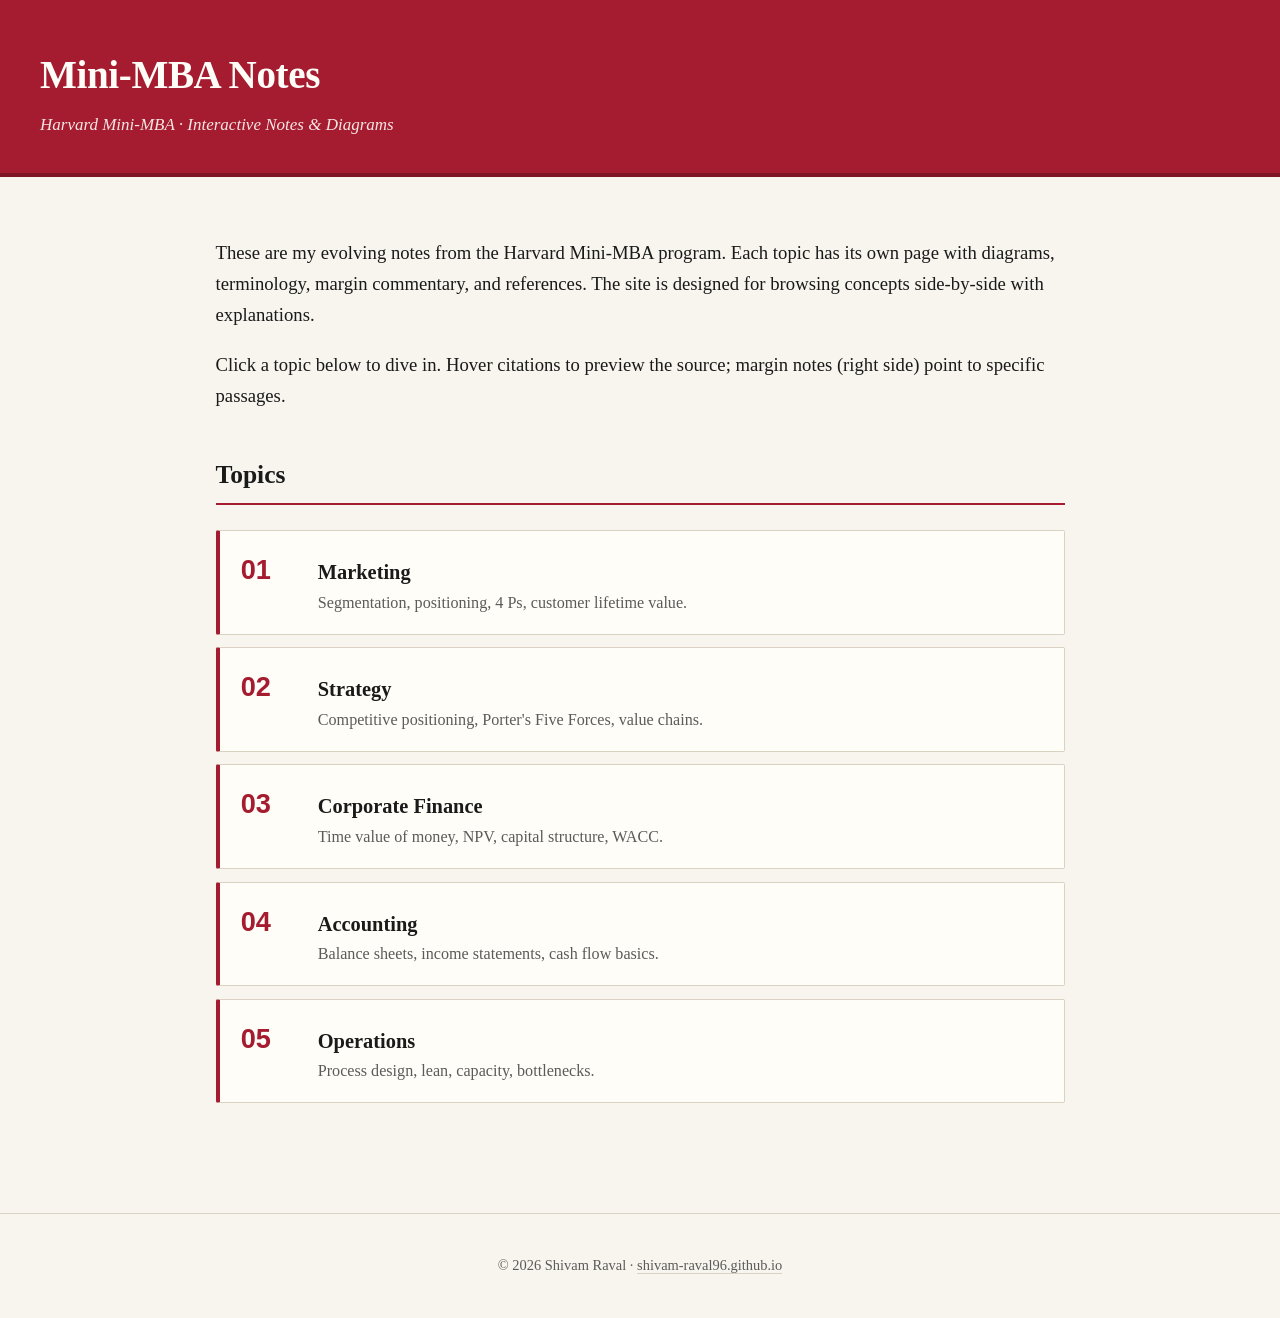
<file: index.html>
<!DOCTYPE html>
<html lang="en">
<head>
  <meta charset="UTF-8" />
  <meta name="viewport" content="width=device-width, initial-scale=1.0" />
  <title>Mini-MBA Notes — Shivam Raval</title>
  <link rel="stylesheet" href="assets/style.css" />
</head>
<body class="home">
  <header class="site-header">
    <div class="header-inner">
      <h1 class="site-title">Mini-MBA Notes</h1>
      <p class="site-tagline">Harvard Mini-MBA · Interactive Notes &amp; Diagrams</p>
    </div>
  </header>

  <main class="home-main">
    <!-- EDIT: intro paragraph -->
    <section class="intro">
      <p>
        These are my evolving notes from the Harvard Mini-MBA program. Each topic
        has its own page with diagrams, terminology, margin commentary, and
        references. The site is designed for browsing concepts side-by-side
        with explanations.
      </p>
      <p>
        Click a topic below to dive in. Hover citations to preview the source;
        margin notes (right side) point to specific passages.
      </p>
    </section>

    <!-- EDIT: topics list. Add a new <li> per topic. -->
    <section class="topic-grid">
      <h2>Topics</h2>
      <ul class="topics">
        <li>
          <a href="topics/marketing.html">
            <span class="topic-num">01</span>
            <span class="topic-name">Marketing</span>
            <span class="topic-desc">Segmentation, positioning, 4 Ps, customer lifetime value.</span>
          </a>
        </li>
        <li>
          <a href="topics/strategy.html">
            <span class="topic-num">02</span>
            <span class="topic-name">Strategy</span>
            <span class="topic-desc">Competitive positioning, Porter's Five Forces, value chains.</span>
          </a>
        </li>
        <li>
          <a href="topics/finance.html">
            <span class="topic-num">03</span>
            <span class="topic-name">Corporate Finance</span>
            <span class="topic-desc">Time value of money, NPV, capital structure, WACC.</span>
          </a>
        </li>
        <li>
          <a href="topics/accounting.html">
            <span class="topic-num">04</span>
            <span class="topic-name">Accounting</span>
            <span class="topic-desc">Balance sheets, income statements, cash flow basics.</span>
          </a>
        </li>
        <li>
          <a href="topics/operations.html">
            <span class="topic-num">05</span>
            <span class="topic-name">Operations</span>
            <span class="topic-desc">Process design, lean, capacity, bottlenecks.</span>
          </a>
        </li>
      </ul>
    </section>
  </main>

  <footer class="site-footer">
    <p>&copy; <span id="year"></span> Shivam Raval · <a href="https://shivam-raval96.github.io">shivam-raval96.github.io</a></p>
  </footer>

  <script>
    document.getElementById('year').textContent = new Date().getFullYear();
  </script>
</body>
</html>
</file>
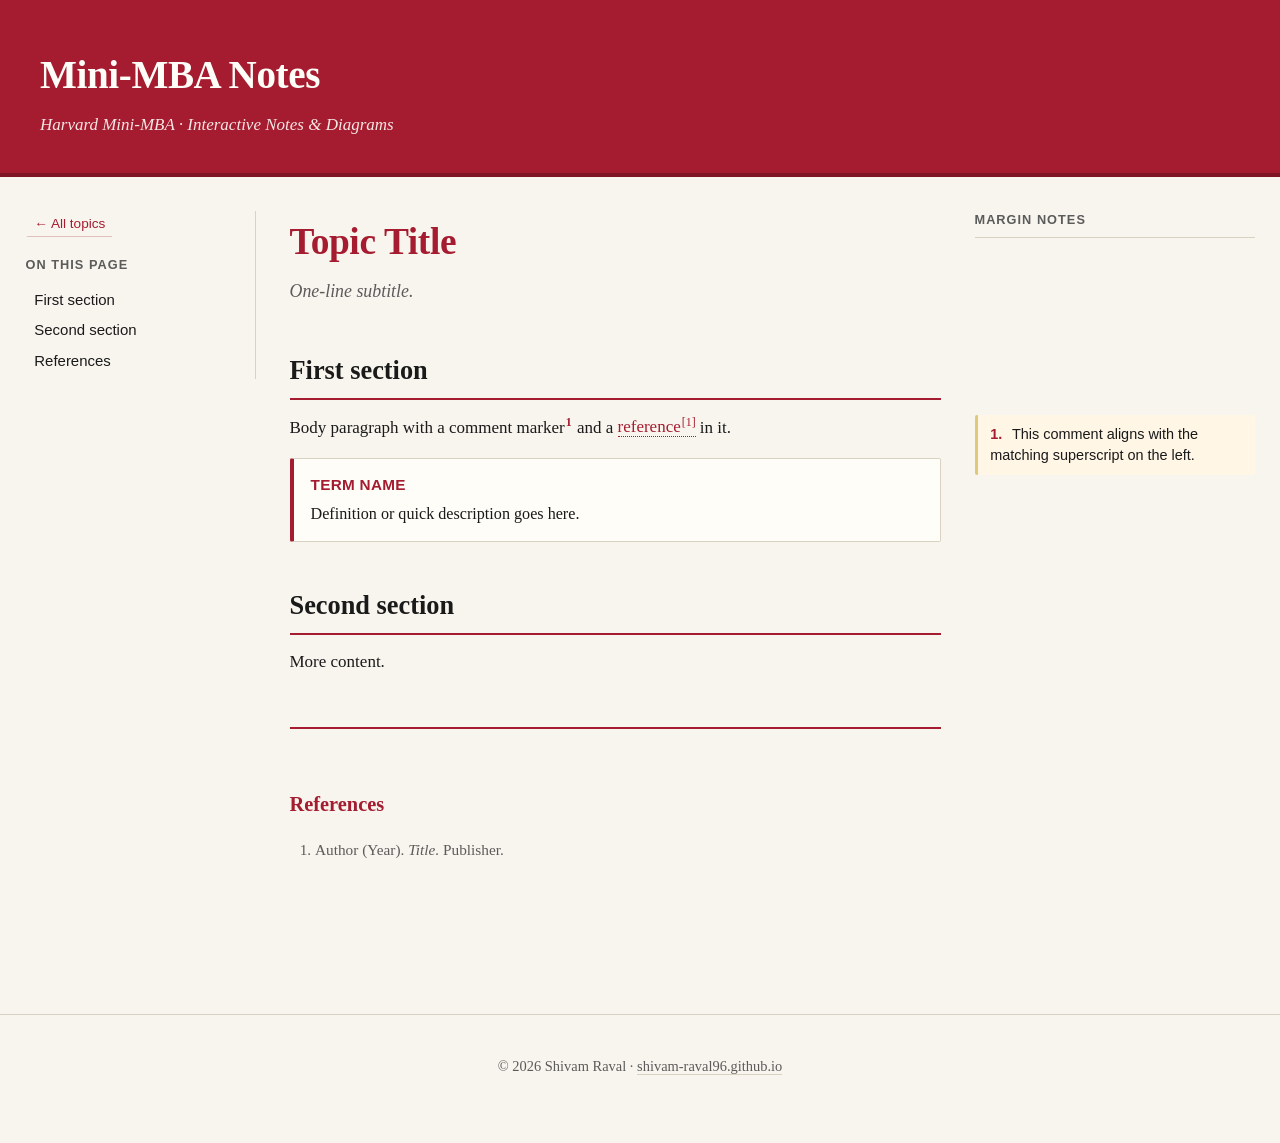
<file: topics/_template.html>
<!--
  ===========================================================================
  TOPIC TEMPLATE
  Copy this file to topics/<your-topic>.html, rename, then:
    1. Update <title>, <h1>, and <p class="subtitle">.
    2. Write sections inside <article class="topic-content">. Use <h2>/<h3>;
       the left TOC is built automatically from those headings.
    3. To add a margin comment:
         in text:  <sup class="comment-anchor" data-comment="cX">N</sup>
         in aside: <div class="comment" data-for="cX">...</div>
    4. To cite a reference:
         <span class="ref" data-ref="r-key">cited phrase</span>
         and add <li id="r-key">Full citation.</li> in <section class="references">.
         Tooltip preview + auto-numbered superscript are added by JS.
    5. Add a link to this page in ../index.html under the topics list.
  ===========================================================================
-->
<!DOCTYPE html>
<html lang="en">
<head>
  <meta charset="UTF-8" />
  <meta name="viewport" content="width=device-width, initial-scale=1.0" />
  <title>Topic Title — Mini-MBA Notes</title>
  <link rel="stylesheet" href="../assets/style.css" />
</head>
<body>
  <header class="site-header">
    <div class="header-inner">
      <h1 class="site-title">Mini-MBA Notes</h1>
      <p class="site-tagline">Harvard Mini-MBA · Interactive Notes &amp; Diagrams</p>
    </div>
  </header>

  <div class="topic-page">
    <nav class="toc">
      <a href="../index.html" class="home-link">← All topics</a>
      <p class="toc-title">On this page</p>
      <ul id="toc-list"></ul>
    </nav>

    <article class="topic-content">
      <h1>Topic Title</h1>
      <p class="subtitle">One-line subtitle.</p>

      <h2>First section</h2>
      <p>
        Body paragraph with a comment marker<sup class="comment-anchor" data-comment="c1">1</sup>
        and a <span class="ref" data-ref="r-example">reference</span> in it.
      </p>

      <div class="term">
        <span class="term-name">Term Name</span>
        Definition or quick description goes here.
      </div>

      <h2>Second section</h2>
      <p>More content.</p>

      <section class="references">
        <h2>References</h2>
        <ol>
          <li id="r-example">Author (Year). <em>Title.</em> Publisher.</li>
        </ol>
      </section>
    </article>

    <aside class="comments-col">
      <p class="comments-title">Margin notes</p>
      <div class="comment" data-for="c1">
        <span class="comment-num">1.</span>
        This comment aligns with the matching superscript on the left.
      </div>
    </aside>
  </div>

  <footer class="site-footer">
    <p>&copy; <span id="year"></span> Shivam Raval · <a href="https://shivam-raval96.github.io">shivam-raval96.github.io</a></p>
  </footer>

  <script src="../assets/script.js"></script>
  <script>document.getElementById('year').textContent = new Date().getFullYear();</script>
</body>
</html>
</file>
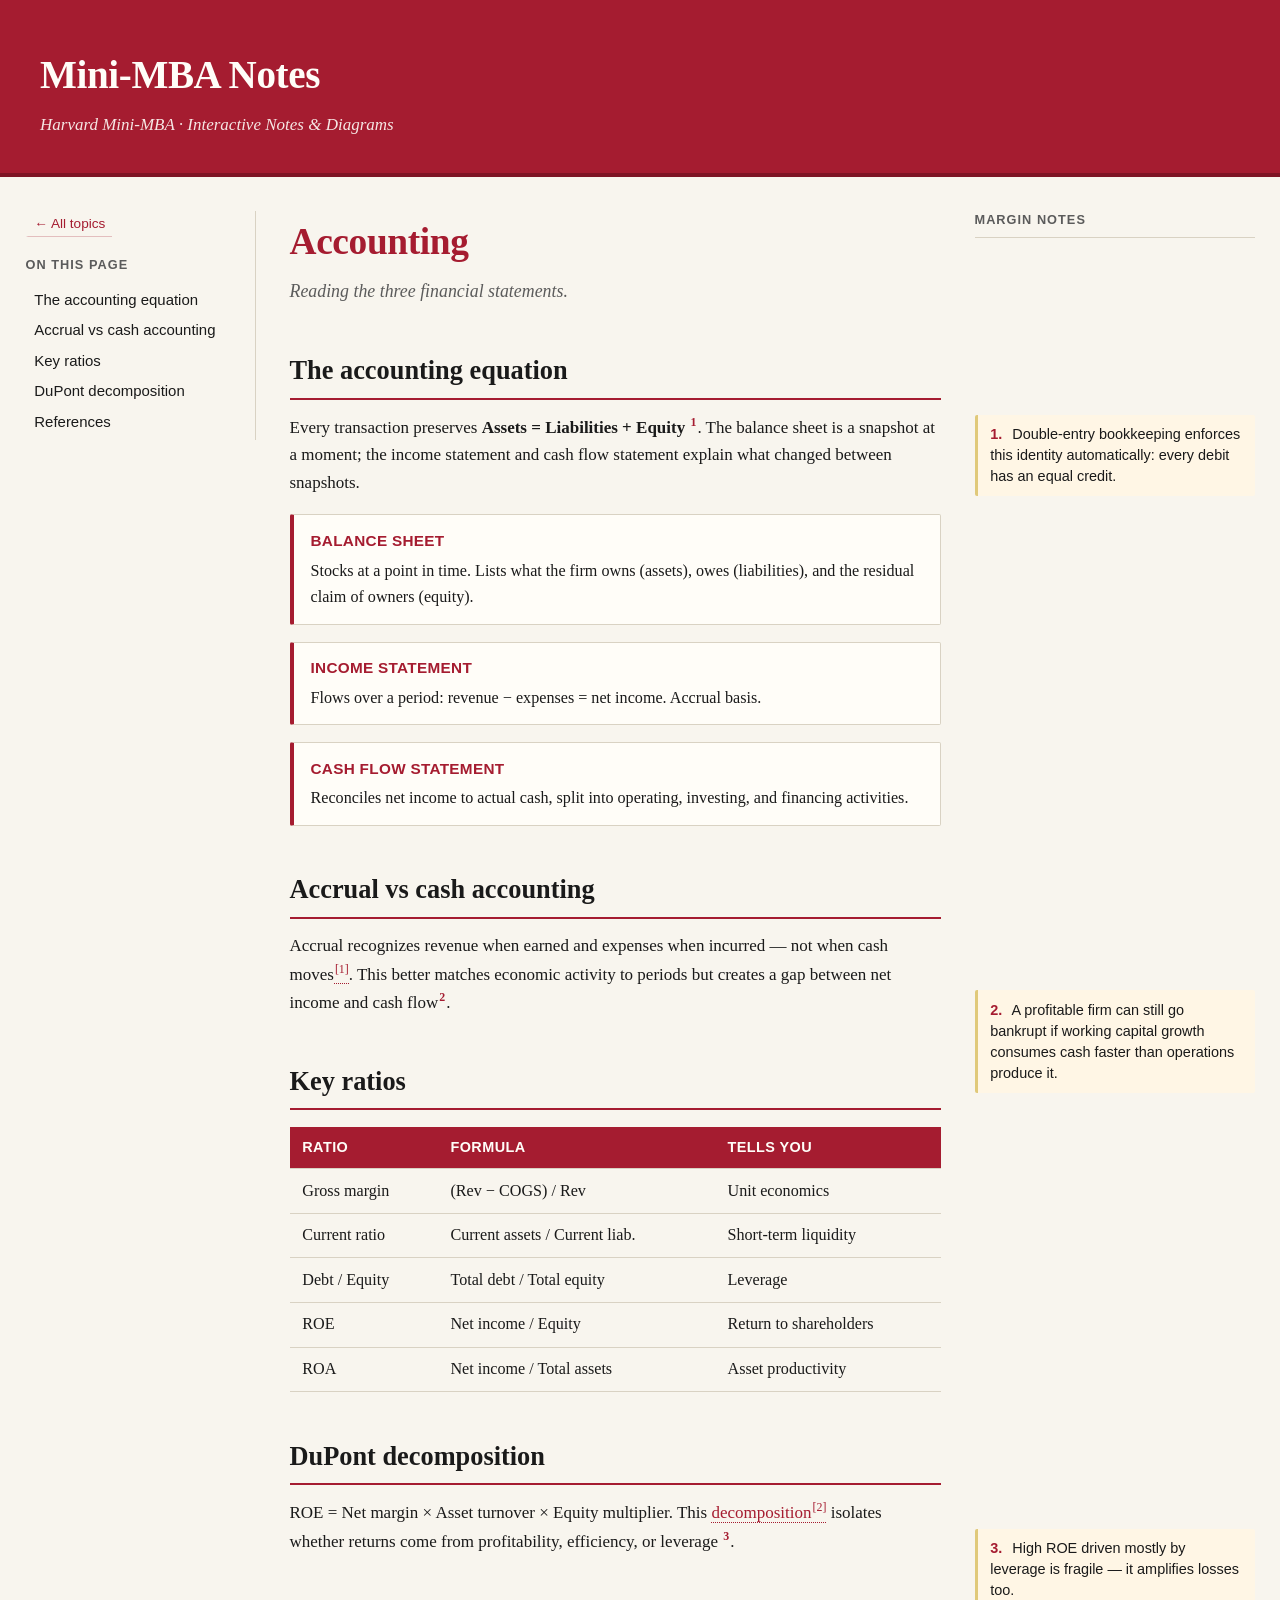
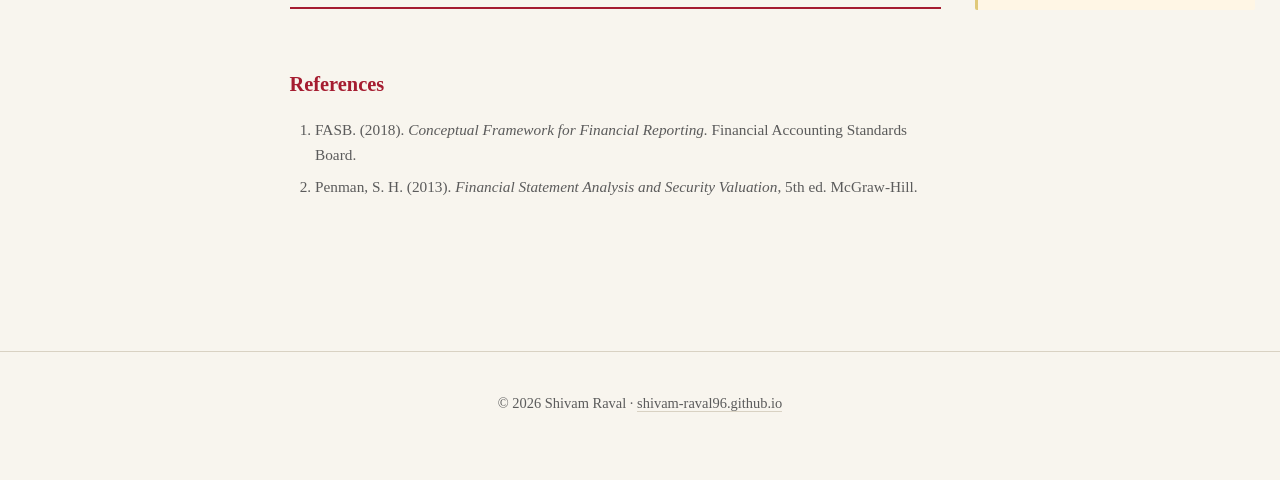
<file: topics/accounting.html>
<!DOCTYPE html>
<html lang="en">
<head>
  <meta charset="UTF-8" />
  <meta name="viewport" content="width=device-width, initial-scale=1.0" />
  <title>Accounting — Mini-MBA Notes</title>
  <link rel="stylesheet" href="../assets/style.css" />
</head>
<body>
  <header class="site-header">
    <div class="header-inner">
      <h1 class="site-title">Mini-MBA Notes</h1>
      <p class="site-tagline">Harvard Mini-MBA · Interactive Notes &amp; Diagrams</p>
    </div>
  </header>

  <div class="topic-page">
    <nav class="toc">
      <a href="../index.html" class="home-link">← All topics</a>
      <p class="toc-title">On this page</p>
      <ul id="toc-list"></ul>
    </nav>

    <article class="topic-content">
      <h1>Accounting</h1>
      <p class="subtitle">Reading the three financial statements.</p>

      <h2>The accounting equation</h2>
      <p>
        Every transaction preserves <strong>Assets = Liabilities + Equity</strong>
        <sup class="comment-anchor" data-comment="c1">1</sup>. The balance sheet is a
        snapshot at a moment; the income statement and cash flow statement explain
        what changed between snapshots.
      </p>

      <div class="term">
        <span class="term-name">Balance Sheet</span>
        Stocks at a point in time. Lists what the firm owns (assets), owes
        (liabilities), and the residual claim of owners (equity).
      </div>
      <div class="term">
        <span class="term-name">Income Statement</span>
        Flows over a period: revenue − expenses = net income. Accrual basis.
      </div>
      <div class="term">
        <span class="term-name">Cash Flow Statement</span>
        Reconciles net income to actual cash, split into operating, investing,
        and financing activities.
      </div>

      <h2>Accrual vs cash accounting</h2>
      <p>
        Accrual recognizes revenue when earned and expenses when incurred — not when
        cash moves<span class="ref" data-ref="r-fasb"></span>. This better matches
        economic activity to periods but creates a gap between net income and cash
        flow<sup class="comment-anchor" data-comment="c2">2</sup>.
      </p>

      <h2>Key ratios</h2>
      <table>
        <thead>
          <tr><th>Ratio</th><th>Formula</th><th>Tells you</th></tr>
        </thead>
        <tbody>
          <tr><td>Gross margin</td><td>(Rev − COGS) / Rev</td><td>Unit economics</td></tr>
          <tr><td>Current ratio</td><td>Current assets / Current liab.</td><td>Short-term liquidity</td></tr>
          <tr><td>Debt / Equity</td><td>Total debt / Total equity</td><td>Leverage</td></tr>
          <tr><td>ROE</td><td>Net income / Equity</td><td>Return to shareholders</td></tr>
          <tr><td>ROA</td><td>Net income / Total assets</td><td>Asset productivity</td></tr>
        </tbody>
      </table>

      <h2>DuPont decomposition</h2>
      <p>
        ROE = Net margin × Asset turnover × Equity multiplier. This
        <span class="ref" data-ref="r-penman">decomposition</span> isolates whether
        returns come from profitability, efficiency, or leverage
        <sup class="comment-anchor" data-comment="c3">3</sup>.
      </p>

      <section class="references">
        <h2>References</h2>
        <ol>
          <li id="r-fasb">FASB. (2018). <em>Conceptual Framework for Financial Reporting.</em> Financial Accounting Standards Board.</li>
          <li id="r-penman">Penman, S. H. (2013). <em>Financial Statement Analysis and Security Valuation</em>, 5th ed. McGraw-Hill.</li>
        </ol>
      </section>
    </article>

    <aside class="comments-col">
      <p class="comments-title">Margin notes</p>
      <div class="comment" data-for="c1">
        <span class="comment-num">1.</span>
        Double-entry bookkeeping enforces this identity automatically: every debit has an equal credit.
      </div>
      <div class="comment" data-for="c2">
        <span class="comment-num">2.</span>
        A profitable firm can still go bankrupt if working capital growth consumes cash faster than operations produce it.
      </div>
      <div class="comment" data-for="c3">
        <span class="comment-num">3.</span>
        High ROE driven mostly by leverage is fragile — it amplifies losses too.
      </div>
    </aside>
  </div>

  <footer class="site-footer">
    <p>&copy; <span id="year"></span> Shivam Raval · <a href="https://shivam-raval96.github.io">shivam-raval96.github.io</a></p>
  </footer>

  <script src="../assets/script.js"></script>
  <script>document.getElementById('year').textContent = new Date().getFullYear();</script>
</body>
</html>
</file>
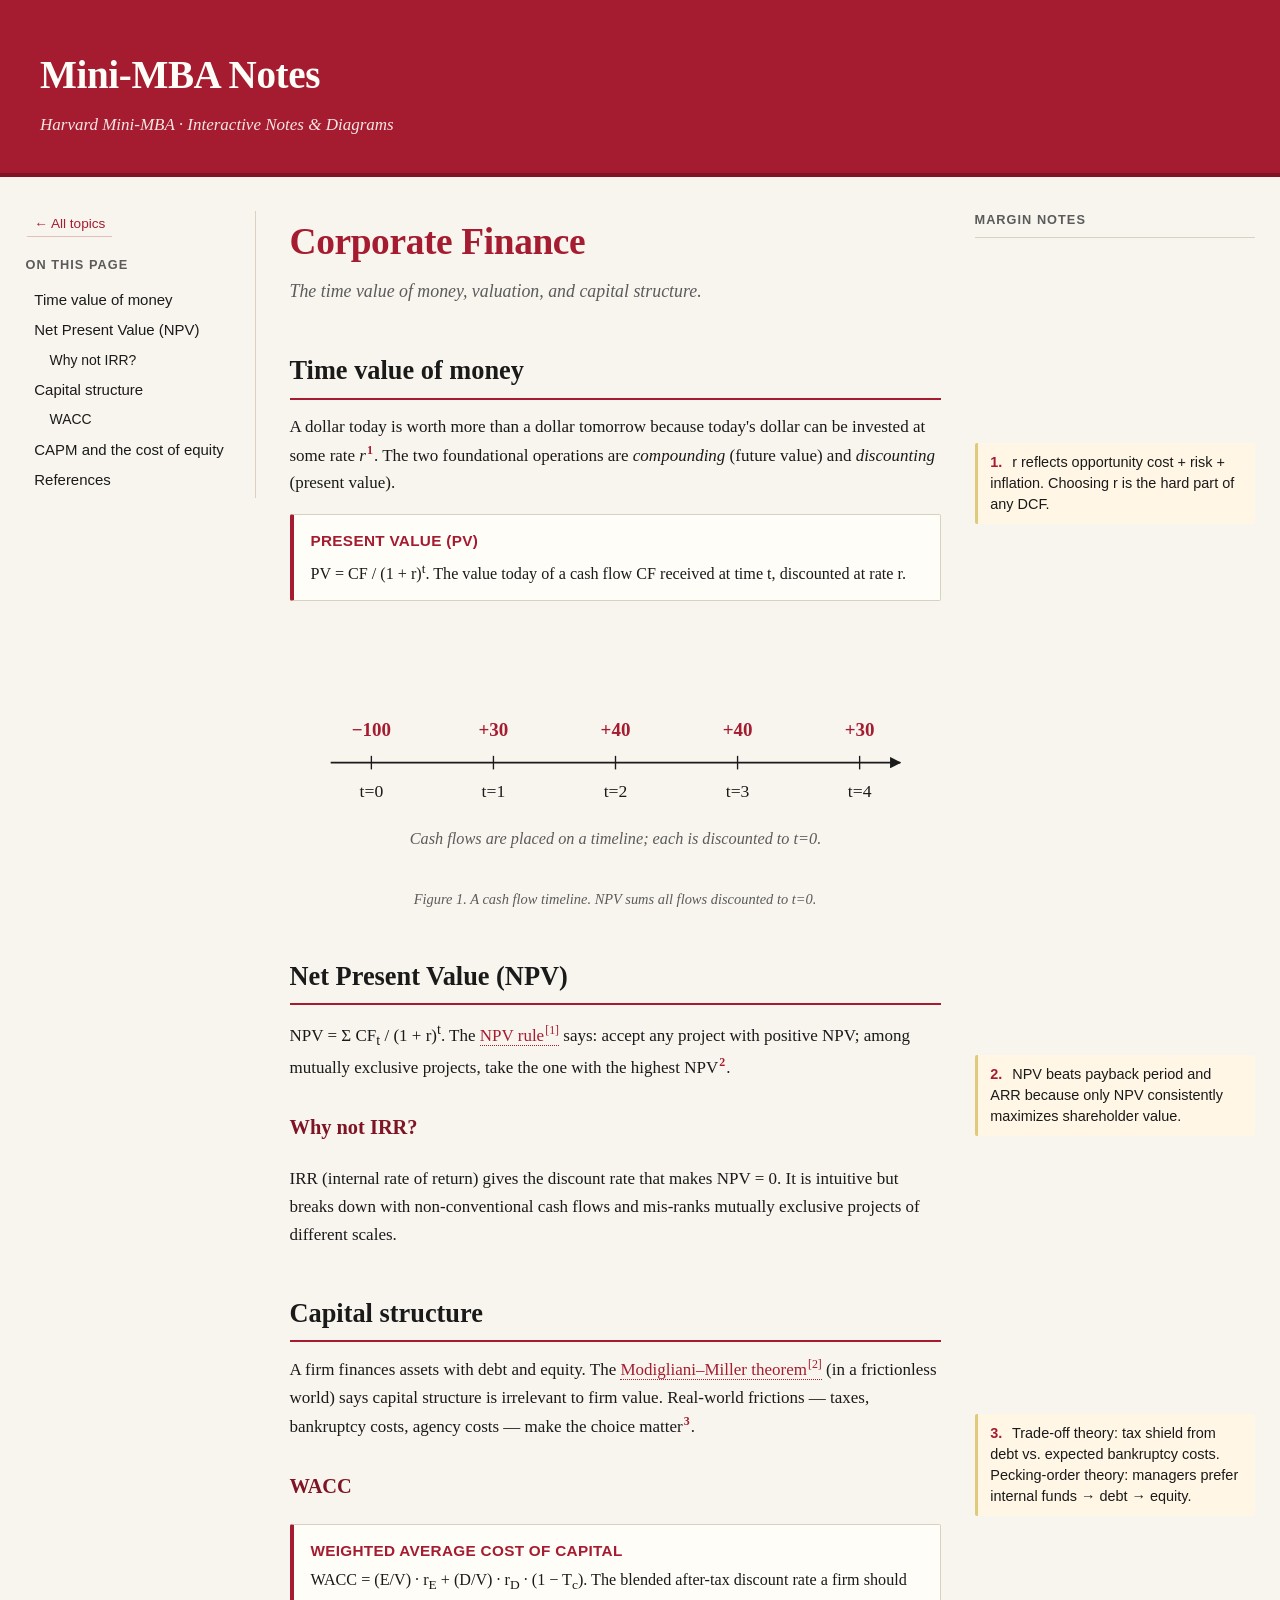
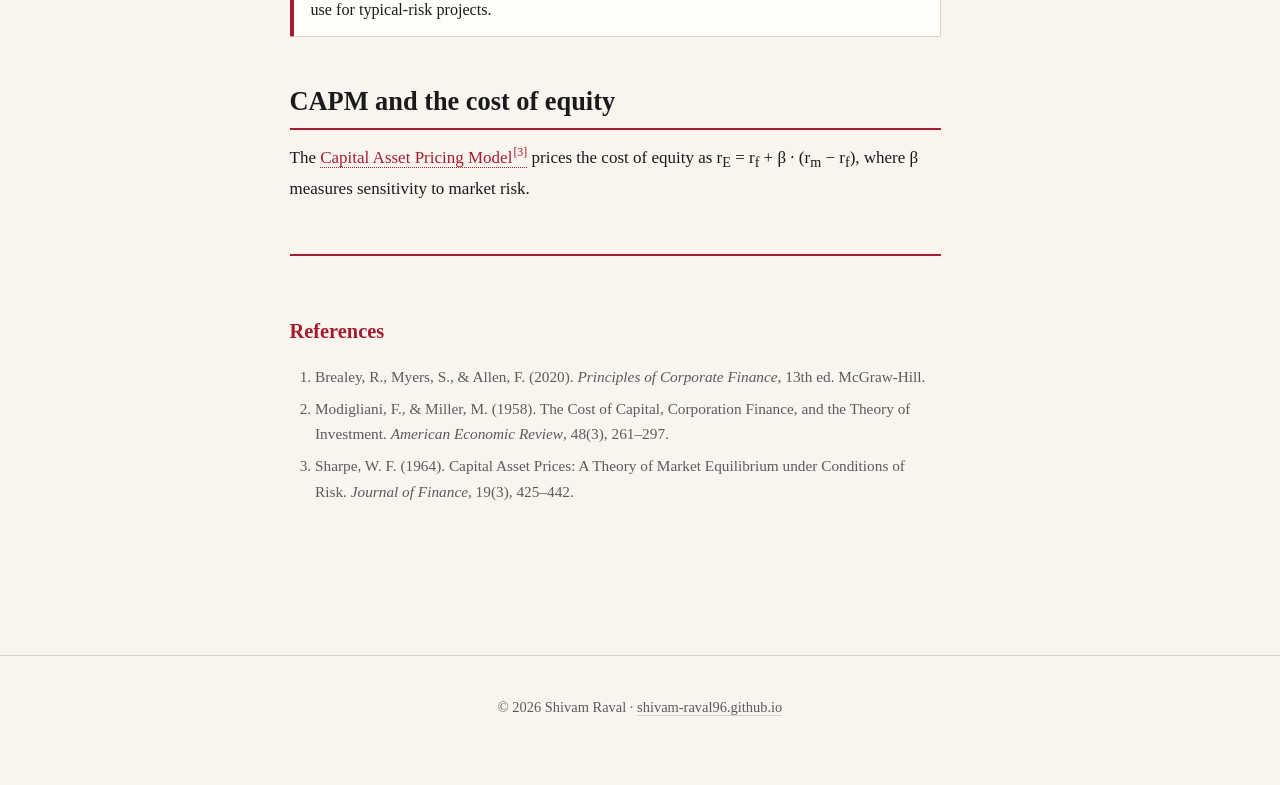
<file: topics/finance.html>
<!DOCTYPE html>
<html lang="en">
<head>
  <meta charset="UTF-8" />
  <meta name="viewport" content="width=device-width, initial-scale=1.0" />
  <title>Corporate Finance — Mini-MBA Notes</title>
  <link rel="stylesheet" href="../assets/style.css" />
</head>
<body>
  <header class="site-header">
    <div class="header-inner">
      <h1 class="site-title">Mini-MBA Notes</h1>
      <p class="site-tagline">Harvard Mini-MBA · Interactive Notes &amp; Diagrams</p>
    </div>
  </header>

  <div class="topic-page">
    <nav class="toc">
      <a href="../index.html" class="home-link">← All topics</a>
      <p class="toc-title">On this page</p>
      <ul id="toc-list"></ul>
    </nav>

    <article class="topic-content">
      <h1>Corporate Finance</h1>
      <p class="subtitle">The time value of money, valuation, and capital structure.</p>

      <h2>Time value of money</h2>
      <p>
        A dollar today is worth more than a dollar tomorrow because today's dollar
        can be invested at some rate <em>r</em><sup class="comment-anchor" data-comment="c1">1</sup>.
        The two foundational operations are <em>compounding</em> (future value) and
        <em>discounting</em> (present value).
      </p>

      <div class="term">
        <span class="term-name">Present Value (PV)</span>
        PV = CF / (1 + r)<sup>t</sup>. The value today of a cash flow CF received
        at time t, discounted at rate r.
      </div>

      <figure>
        <svg viewBox="0 0 480 180" role="img" aria-label="Cash flow timeline">
          <defs>
            <marker id="arr2" viewBox="0 0 10 10" refX="9" refY="5" markerWidth="6" markerHeight="6" orient="auto">
              <path d="M 0 0 L 10 5 L 0 10 z" fill="#1A1A1A"/>
            </marker>
          </defs>
          <line x1="30" y1="100" x2="450" y2="100" stroke="#1A1A1A" stroke-width="1.4" marker-end="url(#arr2)"/>
          <g font-family="Iowan Old Style, serif" font-size="13" fill="#1A1A1A" text-anchor="middle">
            <line x1="60"  y1="95" x2="60"  y2="105" stroke="#1A1A1A"/><text x="60"  y="125">t=0</text>
            <line x1="150" y1="95" x2="150" y2="105" stroke="#1A1A1A"/><text x="150" y="125">t=1</text>
            <line x1="240" y1="95" x2="240" y2="105" stroke="#1A1A1A"/><text x="240" y="125">t=2</text>
            <line x1="330" y1="95" x2="330" y2="105" stroke="#1A1A1A"/><text x="330" y="125">t=3</text>
            <line x1="420" y1="95" x2="420" y2="105" stroke="#1A1A1A"/><text x="420" y="125">t=4</text>
          </g>
          <g font-family="Iowan Old Style, serif" font-size="14" fill="#A51C30" text-anchor="middle" font-weight="700">
            <text x="60"  y="80">−100</text>
            <text x="150" y="80">+30</text>
            <text x="240" y="80">+40</text>
            <text x="330" y="80">+40</text>
            <text x="420" y="80">+30</text>
          </g>
          <text x="240" y="160" font-family="Iowan Old Style, serif" font-size="12" fill="#5B5B5B" text-anchor="middle" font-style="italic">
            Cash flows are placed on a timeline; each is discounted to t=0.
          </text>
        </svg>
        <figcaption>Figure 1. A cash flow timeline. NPV sums all flows discounted to t=0.</figcaption>
      </figure>

      <h2>Net Present Value (NPV)</h2>
      <p>
        NPV = Σ CF<sub>t</sub> / (1 + r)<sup>t</sup>. The
        <span class="ref" data-ref="r-brealey">NPV rule</span> says: accept any
        project with positive NPV; among mutually exclusive projects, take the one
        with the highest NPV<sup class="comment-anchor" data-comment="c2">2</sup>.
      </p>

      <h3>Why not IRR?</h3>
      <p>
        IRR (internal rate of return) gives the discount rate that makes NPV = 0.
        It is intuitive but breaks down with non-conventional cash flows and
        mis-ranks mutually exclusive projects of different scales.
      </p>

      <h2>Capital structure</h2>
      <p>
        A firm finances assets with debt and equity. The <span class="ref" data-ref="r-mm">Modigliani–Miller theorem</span>
        (in a frictionless world) says capital structure is irrelevant to firm value.
        Real-world frictions — taxes, bankruptcy costs, agency costs — make the
        choice matter<sup class="comment-anchor" data-comment="c3">3</sup>.
      </p>

      <h3>WACC</h3>
      <div class="term">
        <span class="term-name">Weighted Average Cost of Capital</span>
        WACC = (E/V) · r<sub>E</sub> + (D/V) · r<sub>D</sub> · (1 − T<sub>c</sub>).
        The blended after-tax discount rate a firm should use for typical-risk projects.
      </div>

      <h2>CAPM and the cost of equity</h2>
      <p>
        The <span class="ref" data-ref="r-sharpe">Capital Asset Pricing Model</span>
        prices the cost of equity as r<sub>E</sub> = r<sub>f</sub> + β · (r<sub>m</sub> − r<sub>f</sub>),
        where β measures sensitivity to market risk.
      </p>

      <section class="references">
        <h2>References</h2>
        <ol>
          <li id="r-brealey">Brealey, R., Myers, S., &amp; Allen, F. (2020). <em>Principles of Corporate Finance</em>, 13th ed. McGraw-Hill.</li>
          <li id="r-mm">Modigliani, F., &amp; Miller, M. (1958). The Cost of Capital, Corporation Finance, and the Theory of Investment. <em>American Economic Review</em>, 48(3), 261–297.</li>
          <li id="r-sharpe">Sharpe, W. F. (1964). Capital Asset Prices: A Theory of Market Equilibrium under Conditions of Risk. <em>Journal of Finance</em>, 19(3), 425–442.</li>
        </ol>
      </section>
    </article>

    <aside class="comments-col">
      <p class="comments-title">Margin notes</p>
      <div class="comment" data-for="c1">
        <span class="comment-num">1.</span>
        r reflects opportunity cost + risk + inflation. Choosing r is the hard part of any DCF.
      </div>
      <div class="comment" data-for="c2">
        <span class="comment-num">2.</span>
        NPV beats payback period and ARR because only NPV consistently maximizes shareholder value.
      </div>
      <div class="comment" data-for="c3">
        <span class="comment-num">3.</span>
        Trade-off theory: tax shield from debt vs. expected bankruptcy costs.
        Pecking-order theory: managers prefer internal funds → debt → equity.
      </div>
    </aside>
  </div>

  <footer class="site-footer">
    <p>&copy; <span id="year"></span> Shivam Raval · <a href="https://shivam-raval96.github.io">shivam-raval96.github.io</a></p>
  </footer>

  <script src="../assets/script.js"></script>
  <script>document.getElementById('year').textContent = new Date().getFullYear();</script>
</body>
</html>
</file>
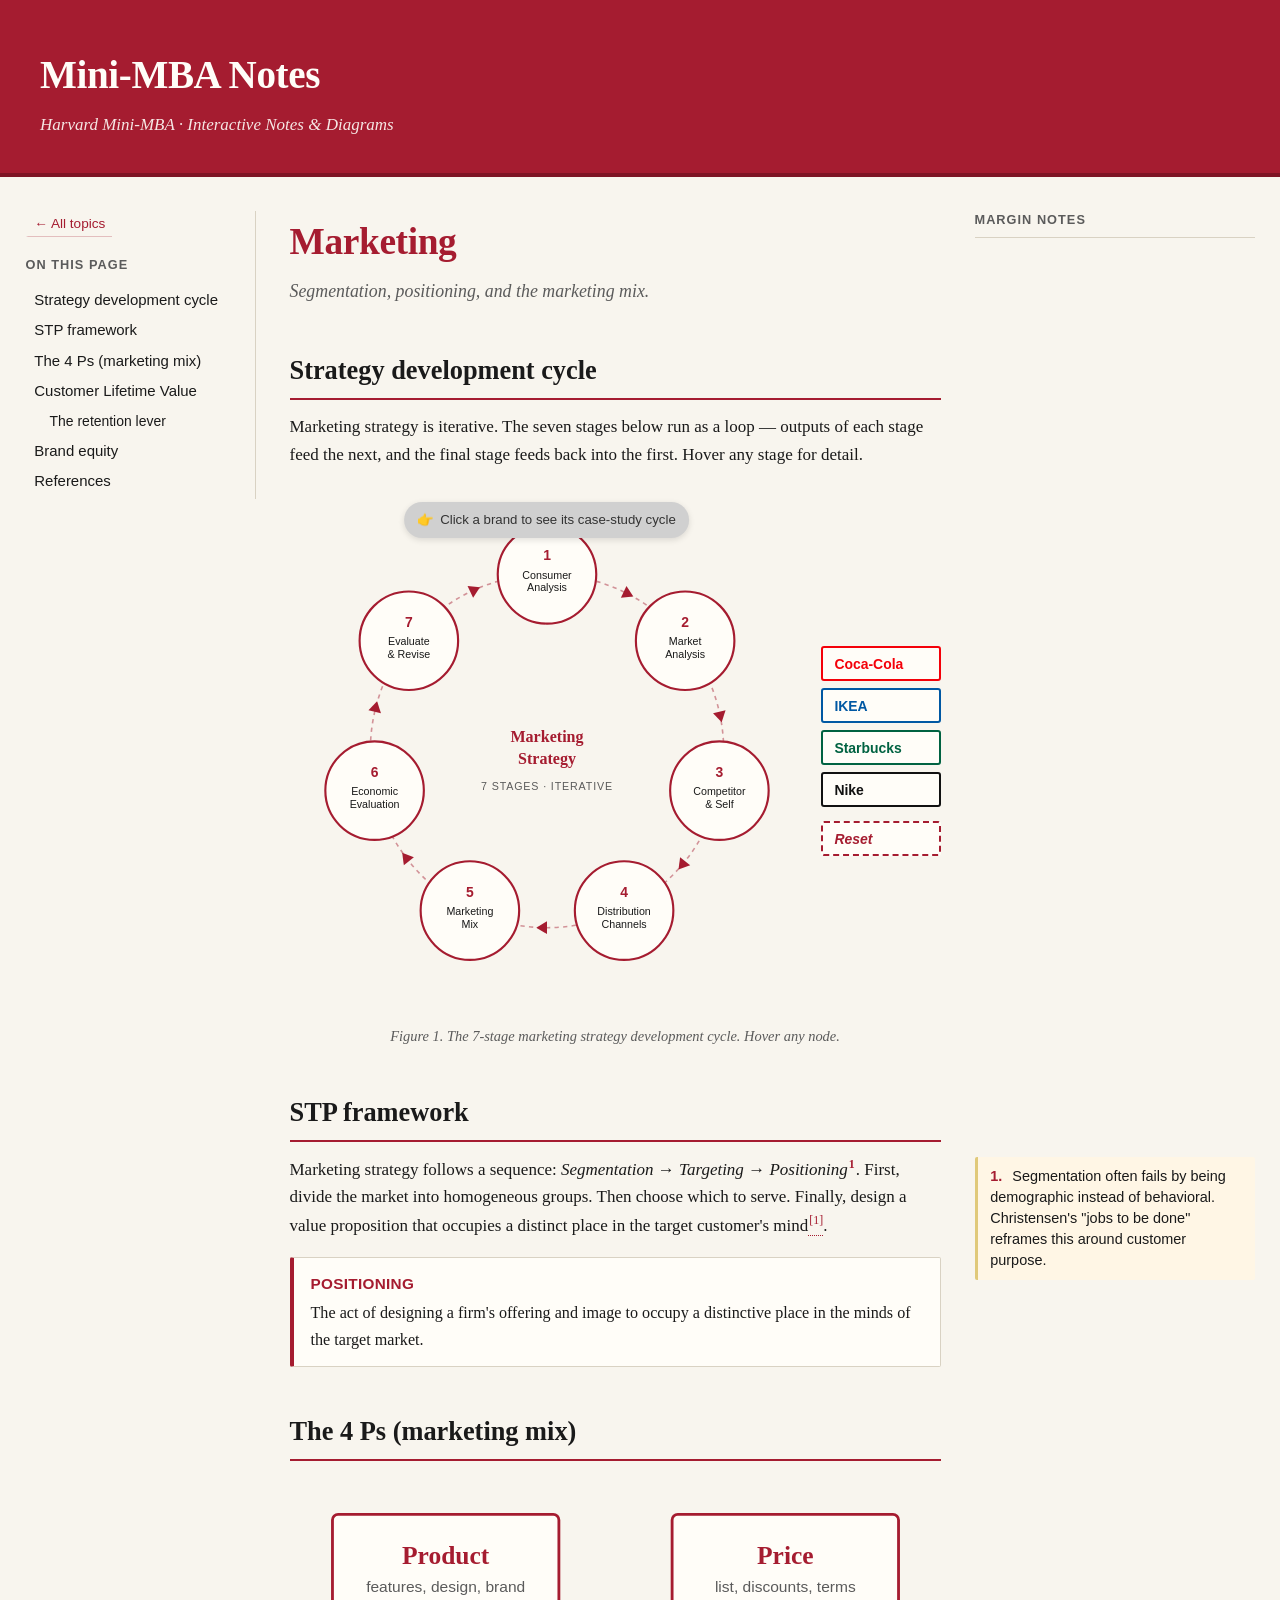
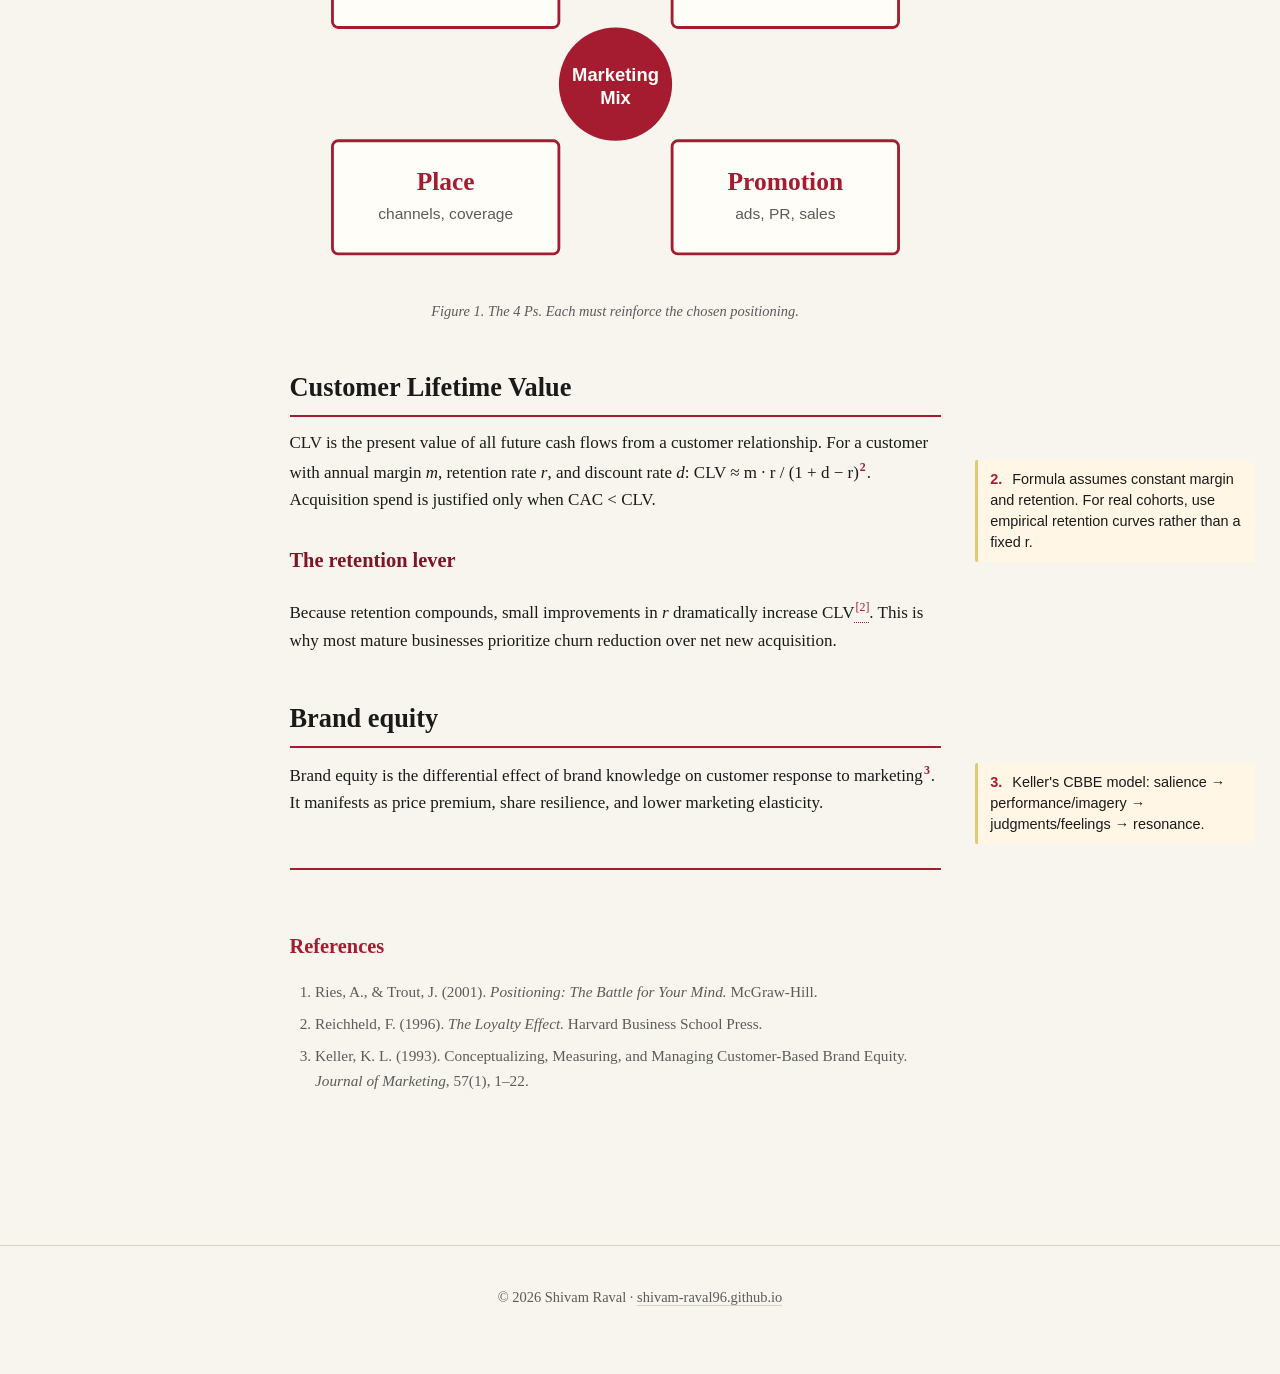
<file: topics/marketing.html>
<!DOCTYPE html>
<html lang="en">
<head>
  <meta charset="UTF-8" />
  <meta name="viewport" content="width=device-width, initial-scale=1.0" />
  <title>Marketing — Mini-MBA Notes</title>
  <link rel="stylesheet" href="../assets/style.css" />
</head>
<body>
  <header class="site-header">
    <div class="header-inner">
      <h1 class="site-title">Mini-MBA Notes</h1>
      <p class="site-tagline">Harvard Mini-MBA · Interactive Notes &amp; Diagrams</p>
    </div>
  </header>

  <div class="topic-page">
    <nav class="toc">
      <a href="../index.html" class="home-link">← All topics</a>
      <p class="toc-title">On this page</p>
      <ul id="toc-list"></ul>
    </nav>

    <article class="topic-content">
      <h1>Marketing</h1>
      <p class="subtitle">Segmentation, positioning, and the marketing mix.</p>

      <h2>Strategy development cycle</h2>
      <p>
        Marketing strategy is iterative. The seven stages below run as a loop —
        outputs of each stage feed the next, and the final stage feeds back into
        the first. Hover any stage for detail.
      </p>

      <figure class="stage-cycle" id="strategy-cycle">
        <div class="case-buttons" aria-label="Case study selector">
          <button class="case-btn"       data-case="cocacola"  style="--brand:#F40009">Coca-Cola</button>
          <button class="case-btn"       data-case="ikea"      style="--brand:#0058A3">IKEA</button>
          <button class="case-btn"       data-case="starbucks" style="--brand:#006241">Starbucks</button>
          <button class="case-btn"       data-case="nike"      style="--brand:#111111">Nike</button>
          <button class="case-btn reset" data-case="default"   style="--brand:#A51C30">Reset</button>
        </div>
        <div class="cycle-svg-wrap">
          <div class="cycle-hint" aria-hidden="true">
            <span class="cycle-hint-icon">👉</span><span>Click a brand to see its case-study cycle</span>
          </div>
        <svg viewBox="0 0 480 480" role="img" aria-label="7-stage marketing strategy cycle">
          <!-- dashed cycle path through node centers -->
          <circle class="cycle-path" cx="240" cy="240" r="165" fill="none" stroke="#A51C30" stroke-width="1.5" stroke-dasharray="4 4" opacity="0.45"/>

          <!-- center label -->
          <text id="cycle-line1" class="cycle-center" x="240" y="232" fill="#A51C30" text-anchor="middle" font-family="Iowan Old Style, Palatino, serif" font-size="15" font-weight="700">Marketing</text>
          <text id="cycle-line2" class="cycle-center" x="240" y="252" fill="#A51C30" text-anchor="middle" font-family="Iowan Old Style, Palatino, serif" font-size="15" font-weight="700">Strategy</text>
          <text id="cycle-sub" class="cycle-center-sub" x="240" y="276" fill="#5B5B5B" text-anchor="middle" font-family="sans-serif" font-size="10" letter-spacing="0.8">7 STAGES · ITERATIVE</text>

          <!-- Stage 1: Consumer Analysis (top, -90°) -->
          <g class="stage-node" data-tooltip="Identify customer needs, segments, and buying behavior. Foundation for every downstream choice — get this wrong and the rest of the cycle compounds the error.">
            <circle class="stage-bg" cx="240" cy="75" r="46" fill="#FFFDF8" stroke="#A51C30" stroke-width="2"/>
            <text class="stage-num"   x="240" y="62" fill="#A51C30" text-anchor="middle" font-family="sans-serif" font-size="13" font-weight="700">1</text>
            <text class="stage-label" x="240" y="79" fill="#1A1A1A" text-anchor="middle" font-family="sans-serif" font-size="10"><tspan x="240" dy="0">Consumer</tspan><tspan x="240" dy="12">Analysis</tspan></text>
          </g>

          <!-- Stage 2: Market Analysis -->
          <g class="stage-node" data-tooltip="Size the market, map growth and trends, scan regulatory and macroeconomic context. Defines the playing field.">
            <circle class="stage-bg" cx="369" cy="137" r="46" fill="#FFFDF8" stroke="#A51C30" stroke-width="2"/>
            <text class="stage-num"   x="369" y="124" fill="#A51C30" text-anchor="middle" font-family="sans-serif" font-size="13" font-weight="700">2</text>
            <text class="stage-label" x="369" y="141" fill="#1A1A1A" text-anchor="middle" font-family="sans-serif" font-size="10"><tspan x="369" dy="0">Market</tspan><tspan x="369" dy="12">Analysis</tspan></text>
          </g>

          <!-- Stage 3: Competitor & Self -->
          <g class="stage-node" data-tooltip="Honest review of competitors' positions and your own strengths, weaknesses, and capabilities. Where can you win? Where are you exposed?">
            <circle class="stage-bg" cx="401" cy="277" r="46" fill="#FFFDF8" stroke="#A51C30" stroke-width="2"/>
            <text class="stage-num"   x="401" y="264" fill="#A51C30" text-anchor="middle" font-family="sans-serif" font-size="13" font-weight="700">3</text>
            <text class="stage-label" x="401" y="281" fill="#1A1A1A" text-anchor="middle" font-family="sans-serif" font-size="10"><tspan x="401" dy="0">Competitor</tspan><tspan x="401" dy="12">&amp; Self</tspan></text>
          </g>

          <!-- Stage 4: Distribution -->
          <g class="stage-node" data-tooltip="Choose routes to market — direct, retail, digital, partner — balancing coverage, control, margin, and customer experience.">
            <circle class="stage-bg" cx="312" cy="389" r="46" fill="#FFFDF8" stroke="#A51C30" stroke-width="2"/>
            <text class="stage-num"   x="312" y="376" fill="#A51C30" text-anchor="middle" font-family="sans-serif" font-size="13" font-weight="700">4</text>
            <text class="stage-label" x="312" y="393" fill="#1A1A1A" text-anchor="middle" font-family="sans-serif" font-size="10"><tspan x="312" dy="0">Distribution</tspan><tspan x="312" dy="12">Channels</tspan></text>
          </g>

          <!-- Stage 5: Marketing Mix -->
          <g class="stage-node" data-tooltip="Design the 4 Ps — product, price, place, promotion — so they reinforce a single coherent positioning. This is where strategy becomes action.">
            <circle class="stage-bg" cx="168" cy="389" r="46" fill="#FFFDF8" stroke="#A51C30" stroke-width="2"/>
            <text class="stage-num"   x="168" y="376" fill="#A51C30" text-anchor="middle" font-family="sans-serif" font-size="13" font-weight="700">5</text>
            <text class="stage-label" x="168" y="393" fill="#1A1A1A" text-anchor="middle" font-family="sans-serif" font-size="10"><tspan x="168" dy="0">Marketing</tspan><tspan x="168" dy="12">Mix</tspan></text>
          </g>

          <!-- Stage 6: Economic Evaluation -->
          <g class="stage-node" data-tooltip="Forecast revenue, cost, margin, ROI, and payback. Stress-test the assumptions before committing capital and people.">
            <circle class="stage-bg" cx="79"  cy="277" r="46" fill="#FFFDF8" stroke="#A51C30" stroke-width="2"/>
            <text class="stage-num"   x="79"  y="264" fill="#A51C30" text-anchor="middle" font-family="sans-serif" font-size="13" font-weight="700">6</text>
            <text class="stage-label" x="79"  y="281" fill="#1A1A1A" text-anchor="middle" font-family="sans-serif" font-size="10"><tspan x="79" dy="0">Economic</tspan><tspan x="79" dy="12">Evaluation</tspan></text>
          </g>

          <!-- Stage 7: Evaluate & Revise -->
          <g class="stage-node" data-tooltip="Measure outcomes against targets, learn, and iterate. Strategy is a loop, not a line — feeds back into Stage 1.">
            <circle class="stage-bg" cx="111" cy="137" r="46" fill="#FFFDF8" stroke="#A51C30" stroke-width="2"/>
            <text class="stage-num"   x="111" y="124" fill="#A51C30" text-anchor="middle" font-family="sans-serif" font-size="13" font-weight="700">7</text>
            <text class="stage-label" x="111" y="141" fill="#1A1A1A" text-anchor="middle" font-family="sans-serif" font-size="10"><tspan x="111" dy="0">Evaluate</tspan><tspan x="111" dy="12">&amp; Revise</tspan></text>
          </g>

          <!-- clockwise arrow markers between stages -->
          <g fill="#A51C30">
            <polygon class="cycle-arrow" points="0,-6 10,0 0,6" transform="translate(311.6,91.4) rotate(25.71)"/>
            <polygon class="cycle-arrow" points="0,-6 10,0 0,6" transform="translate(400.9,203.3) rotate(77.14)"/>
            <polygon class="cycle-arrow" points="0,-6 10,0 0,6" transform="translate(369.0,342.9) rotate(128.57)"/>
            <polygon class="cycle-arrow" points="0,-6 10,0 0,6" transform="translate(240,405) rotate(180)"/>
            <polygon class="cycle-arrow" points="0,-6 10,0 0,6" transform="translate(111.0,342.9) rotate(231.43)"/>
            <polygon class="cycle-arrow" points="0,-6 10,0 0,6" transform="translate(79.1,203.3) rotate(282.86)"/>
            <polygon class="cycle-arrow" points="0,-6 10,0 0,6" transform="translate(168.4,91.4) rotate(334.29)"/>
          </g>
        </svg>
        </div>
        <figcaption>Figure 1. The 7-stage marketing strategy development cycle. Hover any node.</figcaption>
      </figure>

      <h2>STP framework</h2>
      <p>
        Marketing strategy follows a sequence: <em>Segmentation</em> →
        <em>Targeting</em> → <em>Positioning</em><sup class="comment-anchor" data-comment="c1">1</sup>.
        First, divide the market into homogeneous groups. Then choose which to serve.
        Finally, design a value proposition that occupies a distinct place in the
        target customer's mind<span class="ref" data-ref="r-ries"></span>.
      </p>

      <div class="term">
        <span class="term-name">Positioning</span>
        The act of designing a firm's offering and image to occupy a distinctive place
        in the minds of the target market.
      </div>

      <h2>The 4 Ps (marketing mix)</h2>

      <figure>
        <svg viewBox="0 0 460 280" role="img" aria-label="4 Ps diagram">
          <defs>
            <style>
              .p-box { fill:#FFFDF8; stroke:#A51C30; stroke-width:2; }
              .p-lab { font-family:'Iowan Old Style', serif; font-size:18px; fill:#A51C30; font-weight:700; text-anchor:middle; }
              .p-sub { font-family: sans-serif; font-size:11px; fill:#5B5B5B; text-anchor:middle; }
              .p-center { fill:#A51C30; }
              .p-centerlab { font-family: sans-serif; font-size:13px; font-weight:700; fill:#FFFDF8; text-anchor:middle; }
            </style>
          </defs>
          <circle class="p-center" cx="230" cy="140" r="40"/>
          <text class="p-centerlab" x="230" y="138">Marketing</text>
          <text class="p-centerlab" x="230" y="154">Mix</text>
          <rect class="p-box" x="30"  y="20"  width="160" height="80" rx="4"/>
          <text class="p-lab" x="110" y="55">Product</text>
          <text class="p-sub" x="110" y="75">features, design, brand</text>
          <rect class="p-box" x="270" y="20"  width="160" height="80" rx="4"/>
          <text class="p-lab" x="350" y="55">Price</text>
          <text class="p-sub" x="350" y="75">list, discounts, terms</text>
          <rect class="p-box" x="30"  y="180" width="160" height="80" rx="4"/>
          <text class="p-lab" x="110" y="215">Place</text>
          <text class="p-sub" x="110" y="235">channels, coverage</text>
          <rect class="p-box" x="270" y="180" width="160" height="80" rx="4"/>
          <text class="p-lab" x="350" y="215">Promotion</text>
          <text class="p-sub" x="350" y="235">ads, PR, sales</text>
        </svg>
        <figcaption>Figure 1. The 4 Ps. Each must reinforce the chosen positioning.</figcaption>
      </figure>

      <h2>Customer Lifetime Value</h2>
      <p>
        CLV is the present value of all future cash flows from a customer relationship.
        For a customer with annual margin <em>m</em>, retention rate <em>r</em>, and
        discount rate <em>d</em>: CLV ≈ m · r / (1 + d − r)<sup class="comment-anchor" data-comment="c2">2</sup>.
        Acquisition spend is justified only when CAC &lt; CLV.
      </p>

      <h3>The retention lever</h3>
      <p>
        Because retention compounds, small improvements in <em>r</em> dramatically
        increase CLV<span class="ref" data-ref="r-reichheld"></span>. This is why most
        mature businesses prioritize churn reduction over net new acquisition.
      </p>

      <h2>Brand equity</h2>
      <p>
        Brand equity is the differential effect of brand knowledge on customer
        response to marketing<sup class="comment-anchor" data-comment="c3">3</sup>.
        It manifests as price premium, share resilience, and lower marketing
        elasticity.
      </p>

      <section class="references">
        <h2>References</h2>
        <ol>
          <li id="r-ries">Ries, A., &amp; Trout, J. (2001). <em>Positioning: The Battle for Your Mind.</em> McGraw-Hill.</li>
          <li id="r-reichheld">Reichheld, F. (1996). <em>The Loyalty Effect.</em> Harvard Business School Press.</li>
          <li id="r-keller">Keller, K. L. (1993). Conceptualizing, Measuring, and Managing Customer-Based Brand Equity. <em>Journal of Marketing</em>, 57(1), 1–22.</li>
        </ol>
      </section>
    </article>

    <aside class="comments-col">
      <p class="comments-title">Margin notes</p>
      <div class="comment" data-for="c1">
        <span class="comment-num">1.</span>
        Segmentation often fails by being demographic instead of behavioral. Christensen's "jobs to be done" reframes this around customer purpose.
      </div>
      <div class="comment" data-for="c2">
        <span class="comment-num">2.</span>
        Formula assumes constant margin and retention. For real cohorts, use empirical retention curves rather than a fixed r.
      </div>
      <div class="comment" data-for="c3">
        <span class="comment-num">3.</span>
        Keller's CBBE model: salience → performance/imagery → judgments/feelings → resonance.
      </div>
    </aside>
  </div>

  <footer class="site-footer">
    <p>&copy; <span id="year"></span> Shivam Raval · <a href="https://shivam-raval96.github.io">shivam-raval96.github.io</a></p>
  </footer>

  <script src="../assets/script.js"></script>
  <script>document.getElementById('year').textContent = new Date().getFullYear();</script>

  <!-- ===== Case-study switcher for the 7-stage cycle =====
       Edit caseStudies below to add or modify cases. Each case has:
         color  — accent color applied to SVG (match brand logo)
         stages — array of 7 tooltip strings, one per stage in order
  -->
  <script>
  (function () {
    const defaultStages = Array.from(
      document.querySelectorAll('#strategy-cycle g.stage-node')
    ).map(g => g.dataset.tooltip);

    const caseStudies = {
      default: {
        color: '#A51C30',
        tint:  '#FFFDF8',
        name:  'Marketing',
        sub:   'Strategy',
        subline: '7 STAGES · ITERATIVE',
        stages: defaultStages
      },
      cocacola: {
        color: '#F40009',
        tint:  '#FDE4E5',
        name:  'Coca-Cola',
        sub:   'Beverages',
        subline: 'CASE STUDY · CONSUMER GOODS',
        stages: [
          "Mass-market, all demographics. Coca-Cola targets the universal 'moment of refreshment' — emotional more than functional. Research focuses on occasions and feelings, not features.",
          "Global non-alcoholic beverage market (~$1T). Mature in developed economies, growth in emerging markets. Headwinds: sugar regulation, health trends, water scarcity.",
          "vs PepsiCo, local colas, water, juices, energy drinks. Moat: #1 brand recognition globally, distribution density, and the secret-formula mystique.",
          "Bottlers + retailers + vending + food service. ~24M outlets worldwide. Distribution density IS the competitive advantage — 'within arm's reach of desire.'",
          "Product: classic + diet + zero + flavors. Price: penny-profit, mass volume. Place: ubiquitous. Promotion: emotional storytelling (Share a Coke, Holidays Are Coming).",
          "Operating margin ~30%, ROE ~40%. Capital-light franchise model (bottlers hold capex). KPIs: unit case volume, share of stomach, brand value.",
          "Smaller pack sizes for affordability. Reformulation in sugar-tax markets. Acquisitions in still beverages (Costa, BodyArmor). Continuous flavor A/B testing."
        ]
      },
      ikea: {
        color: '#0058A3',
        tint:  '#DDEBF7',
        name:  'IKEA',
        sub:   'Home Furnishings',
        subline: 'CASE STUDY · RETAIL',
        stages: [
          "Young, value-conscious, design-aware households. The 'many people with thin wallets' philosophy. Customers trade their assembly time for a lower price.",
          "Global home furnishings ~$700B, highly fragmented and mostly local. Tailwinds: urban density, smaller apartments, e-commerce acceleration post-2020.",
          "vs local furniture retailers, Wayfair, Amazon. Self: vertical integration, Scandinavian design language, flat-pack logistics, destination big-box stores.",
          "300K-sqft destination stores + growing city-format stores + click-and-collect + full e-commerce. Self-service warehouse model anchors the cost structure.",
          "Product: democratic design. Price: low, posted upfront. Place: experiential stores with restaurant, childcare, café. Promotion: catalog (now digital), room-set inspiration.",
          "Gross margin ~40%, sales ~€45B. KPIs: footfall, conversion, basket size, return rate. Logistics cost as % of sales watched closely.",
          "Pivot to smaller urban formats. Online sales target 30%+. Assembly via TaskRabbit. Buyback / circular-economy programs. Loyalty (IKEA Family) for data."
        ]
      },
      starbucks: {
        color: '#006241',
        tint:  '#DDEEE7',
        name:  'Starbucks',
        sub:   'Specialty Coffee',
        subline: 'CASE STUDY · SERVICES',
        stages: [
          "Affluent urban professionals, daily coffee ritual. The 'third place' between home and work. Rewards membership reveals deep behavioral data per customer.",
          "Global specialty coffee ~$100B, premiumization trend. Competitive pressure from local cafés, fast-food (McCafé), and at-home brewing (Nespresso, Keurig).",
          "vs Dunkin', Costa, Tim Hortons, local cafés. Self: premium brand, store density, mobile order app, ~30M active Rewards members.",
          "~38K stores globally (company-owned + licensed). Mobile order & pay drives ~30% of US transactions. Grocery channel for packaged coffee and ready-to-drink.",
          "Product: signature drinks + seasonal (PSL). Price: premium, anchored by experience. Place: third place + drive-thru. Promotion: minimal traditional ads, heavy Rewards/seasonal pushes.",
          "Operating margin ~15%, AUV ~$1.5M per store. KPIs: same-store sales, ticket size, Rewards growth, mobile order share, throughput.",
          "Reinventing for drive-thru and mobile-first. Closing underperforming stores. Pickup-format pilots. Sustainability targets reshape supply chain."
        ]
      },
      nike: {
        color: '#111111',
        tint:  '#E8E8E8',
        name:  'Nike',
        sub:   'Athletic Apparel',
        subline: 'CASE STUDY · APPAREL',
        stages: [
          "Athletes, broadly defined ('If you have a body, you are an athlete'). Segmented by sport, gender, performance vs lifestyle, and direct fan communities.",
          "Global athletic apparel ~$400B. Tailwinds: sneaker culture, athleisure, women's sport investment, emerging markets. Pressure: sustainability and labor scrutiny.",
          "vs Adidas, Puma, Lululemon, On, Hoka. Self: brand authority, athlete partnerships, innovation pipeline (Air, Flyknit), and a growing data layer via Nike app.",
          "Aggressive shift to DTC: Nike.com, Nike app, owned stores. Wholesale narrowed to selective retailers. Exited undifferentiated channels (Amazon, off-price).",
          "Product: performance + lifestyle hero franchises. Price: premium, tiered. Place: DTC-first. Promotion: athlete storytelling, cultural moments, 'Just Do It.'",
          "Gross margin ~45%; DTC accretive. KPIs: DTC %, app downloads, full-price sell-through, inventory turn, membership growth.",
          "Consumer Direct Offense → Acceleration. Over-rotated on cutting wholesale; recent correction: reinvesting in select wholesale and store experience."
        ]
      }
    };

    const figure = document.getElementById('strategy-cycle');
    const buttons = figure.querySelectorAll('.case-btn');

    function hexToRgba(hex, alpha) {
      const h = hex.replace('#', '');
      const r = parseInt(h.substring(0,2), 16);
      const g = parseInt(h.substring(2,4), 16);
      const b = parseInt(h.substring(4,6), 16);
      return `rgba(${r}, ${g}, ${b}, ${alpha})`;
    }

    function applyCase(id) {
      const cs = caseStudies[id] || caseStudies.default;
      const color = cs.color;
      const isCase = id !== 'default';
      const tintFill = cs.tint || '#FFFDF8';

      // Drive all SVG visuals via CSS variables on the figure (CSS rules read these).
      figure.style.setProperty('--cycle-accent', color);
      figure.style.setProperty('--cycle-tint', isCase ? tintFill : '#FFFDF8');
      figure.style.setProperty('--stage-label-color', isCase ? color : '#1A1A1A');
      figure.style.setProperty('--stage-stroke-width', '2');
      figure.style.setProperty('--cycle-path-dash', isCase ? '0' : '4 4');
      figure.style.setProperty('--cycle-path-width', '1.5');
      figure.style.setProperty('--cycle-path-opacity', isCase ? '0.75' : '0.45');

      // Center text swap.
      const line1 = figure.querySelector('#cycle-line1');
      const line2 = figure.querySelector('#cycle-line2');
      const sub   = figure.querySelector('#cycle-sub');
      if (line1) line1.textContent = cs.name || 'Marketing';
      if (line2) line2.textContent = cs.sub  || 'Strategy';
      if (sub)   sub.textContent   = cs.subline || '7 STAGES · ITERATIVE';

      figure.classList.toggle('case-active', isCase);

      // Swap tooltips per stage.
      figure.querySelectorAll('g.stage-node').forEach((g, i) => {
        if (cs.stages[i]) g.dataset.tooltip = cs.stages[i];
      });

      // Tooltip element tint per case.
      const tooltipEl = document.querySelector('.tooltip');
      if (tooltipEl) {
        if (isCase) {
          tooltipEl.style.setProperty('--tooltip-bg', hexToRgba(color, 0.12));
          tooltipEl.style.setProperty('--tooltip-border', color);
        } else {
          tooltipEl.style.removeProperty('--tooltip-bg');
          tooltipEl.style.removeProperty('--tooltip-border');
        }
      }

      // Toggle active button.
      buttons.forEach(b => b.classList.toggle('active', b.dataset.case === id));
    }

    buttons.forEach(b => {
      b.addEventListener('click', () => {
        applyCase(b.dataset.case);
        figure.classList.add('hint-hidden');
      });
    });

    // Re-show hint when mouse leaves the figure.
    figure.addEventListener('mouseleave', () => {
      figure.classList.remove('hint-hidden');
    });
  })();
  </script>
</body>
</html>
</file>
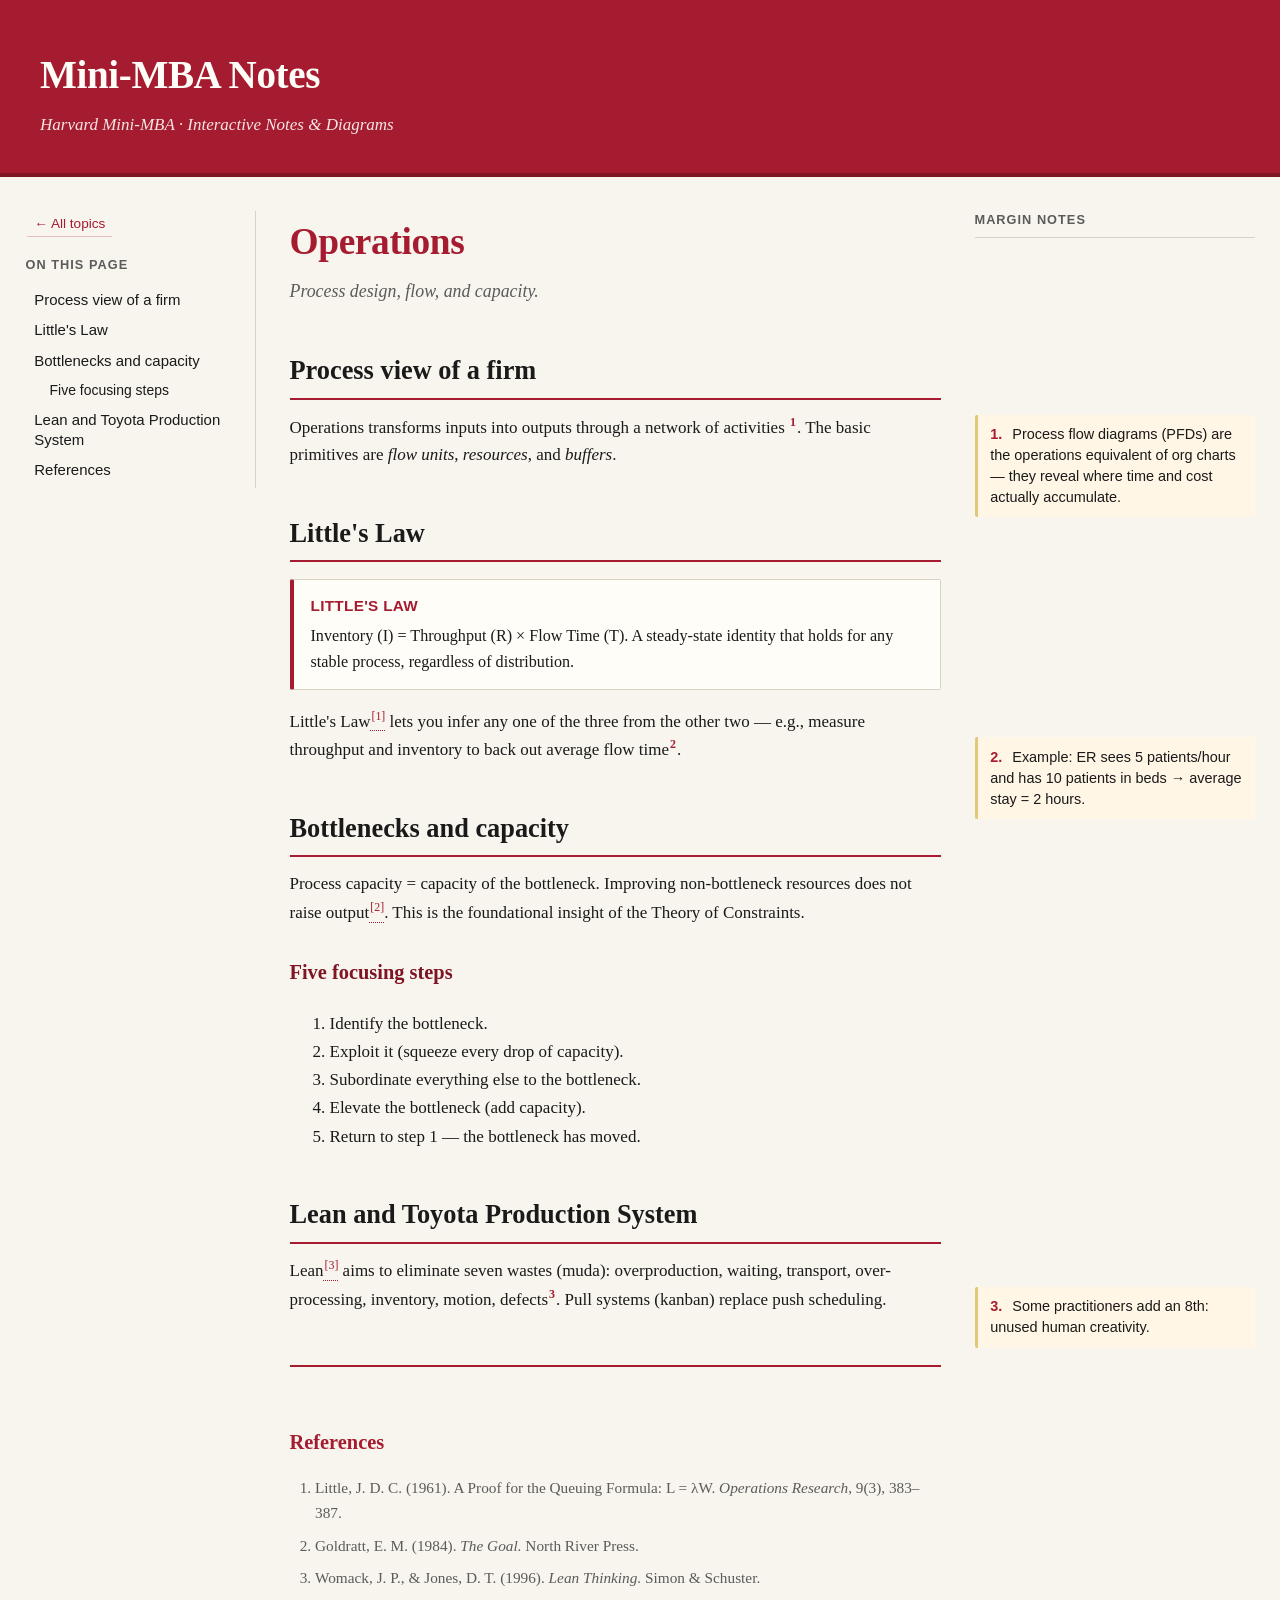
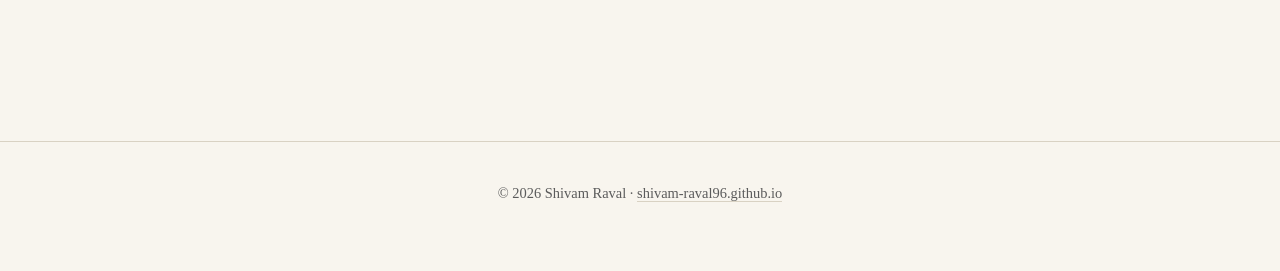
<file: topics/operations.html>
<!DOCTYPE html>
<html lang="en">
<head>
  <meta charset="UTF-8" />
  <meta name="viewport" content="width=device-width, initial-scale=1.0" />
  <title>Operations — Mini-MBA Notes</title>
  <link rel="stylesheet" href="../assets/style.css" />
</head>
<body>
  <header class="site-header">
    <div class="header-inner">
      <h1 class="site-title">Mini-MBA Notes</h1>
      <p class="site-tagline">Harvard Mini-MBA · Interactive Notes &amp; Diagrams</p>
    </div>
  </header>

  <div class="topic-page">
    <nav class="toc">
      <a href="../index.html" class="home-link">← All topics</a>
      <p class="toc-title">On this page</p>
      <ul id="toc-list"></ul>
    </nav>

    <article class="topic-content">
      <h1>Operations</h1>
      <p class="subtitle">Process design, flow, and capacity.</p>

      <h2>Process view of a firm</h2>
      <p>
        Operations transforms inputs into outputs through a network of activities
        <sup class="comment-anchor" data-comment="c1">1</sup>. The basic primitives
        are <em>flow units</em>, <em>resources</em>, and <em>buffers</em>.
      </p>

      <h2>Little's Law</h2>
      <div class="term">
        <span class="term-name">Little's Law</span>
        Inventory (I) = Throughput (R) × Flow Time (T). A steady-state identity that
        holds for any stable process, regardless of distribution.
      </div>
      <p>
        Little's Law<span class="ref" data-ref="r-little"></span> lets you infer any
        one of the three from the other two — e.g., measure throughput and inventory
        to back out average flow time<sup class="comment-anchor" data-comment="c2">2</sup>.
      </p>

      <h2>Bottlenecks and capacity</h2>
      <p>
        Process capacity = capacity of the bottleneck. Improving non-bottleneck
        resources does not raise output<span class="ref" data-ref="r-goldratt"></span>.
        This is the foundational insight of the Theory of Constraints.
      </p>

      <h3>Five focusing steps</h3>
      <ol>
        <li>Identify the bottleneck.</li>
        <li>Exploit it (squeeze every drop of capacity).</li>
        <li>Subordinate everything else to the bottleneck.</li>
        <li>Elevate the bottleneck (add capacity).</li>
        <li>Return to step 1 — the bottleneck has moved.</li>
      </ol>

      <h2>Lean and Toyota Production System</h2>
      <p>
        Lean<span class="ref" data-ref="r-womack"></span> aims to eliminate seven
        wastes (muda): overproduction, waiting, transport, over-processing,
        inventory, motion, defects<sup class="comment-anchor" data-comment="c3">3</sup>.
        Pull systems (kanban) replace push scheduling.
      </p>

      <section class="references">
        <h2>References</h2>
        <ol>
          <li id="r-little">Little, J. D. C. (1961). A Proof for the Queuing Formula: L = λW. <em>Operations Research</em>, 9(3), 383–387.</li>
          <li id="r-goldratt">Goldratt, E. M. (1984). <em>The Goal.</em> North River Press.</li>
          <li id="r-womack">Womack, J. P., &amp; Jones, D. T. (1996). <em>Lean Thinking.</em> Simon &amp; Schuster.</li>
        </ol>
      </section>
    </article>

    <aside class="comments-col">
      <p class="comments-title">Margin notes</p>
      <div class="comment" data-for="c1">
        <span class="comment-num">1.</span>
        Process flow diagrams (PFDs) are the operations equivalent of org charts — they reveal where time and cost actually accumulate.
      </div>
      <div class="comment" data-for="c2">
        <span class="comment-num">2.</span>
        Example: ER sees 5 patients/hour and has 10 patients in beds → average stay = 2 hours.
      </div>
      <div class="comment" data-for="c3">
        <span class="comment-num">3.</span>
        Some practitioners add an 8th: unused human creativity.
      </div>
    </aside>
  </div>

  <footer class="site-footer">
    <p>&copy; <span id="year"></span> Shivam Raval · <a href="https://shivam-raval96.github.io">shivam-raval96.github.io</a></p>
  </footer>

  <script src="../assets/script.js"></script>
  <script>document.getElementById('year').textContent = new Date().getFullYear();</script>
</body>
</html>
</file>
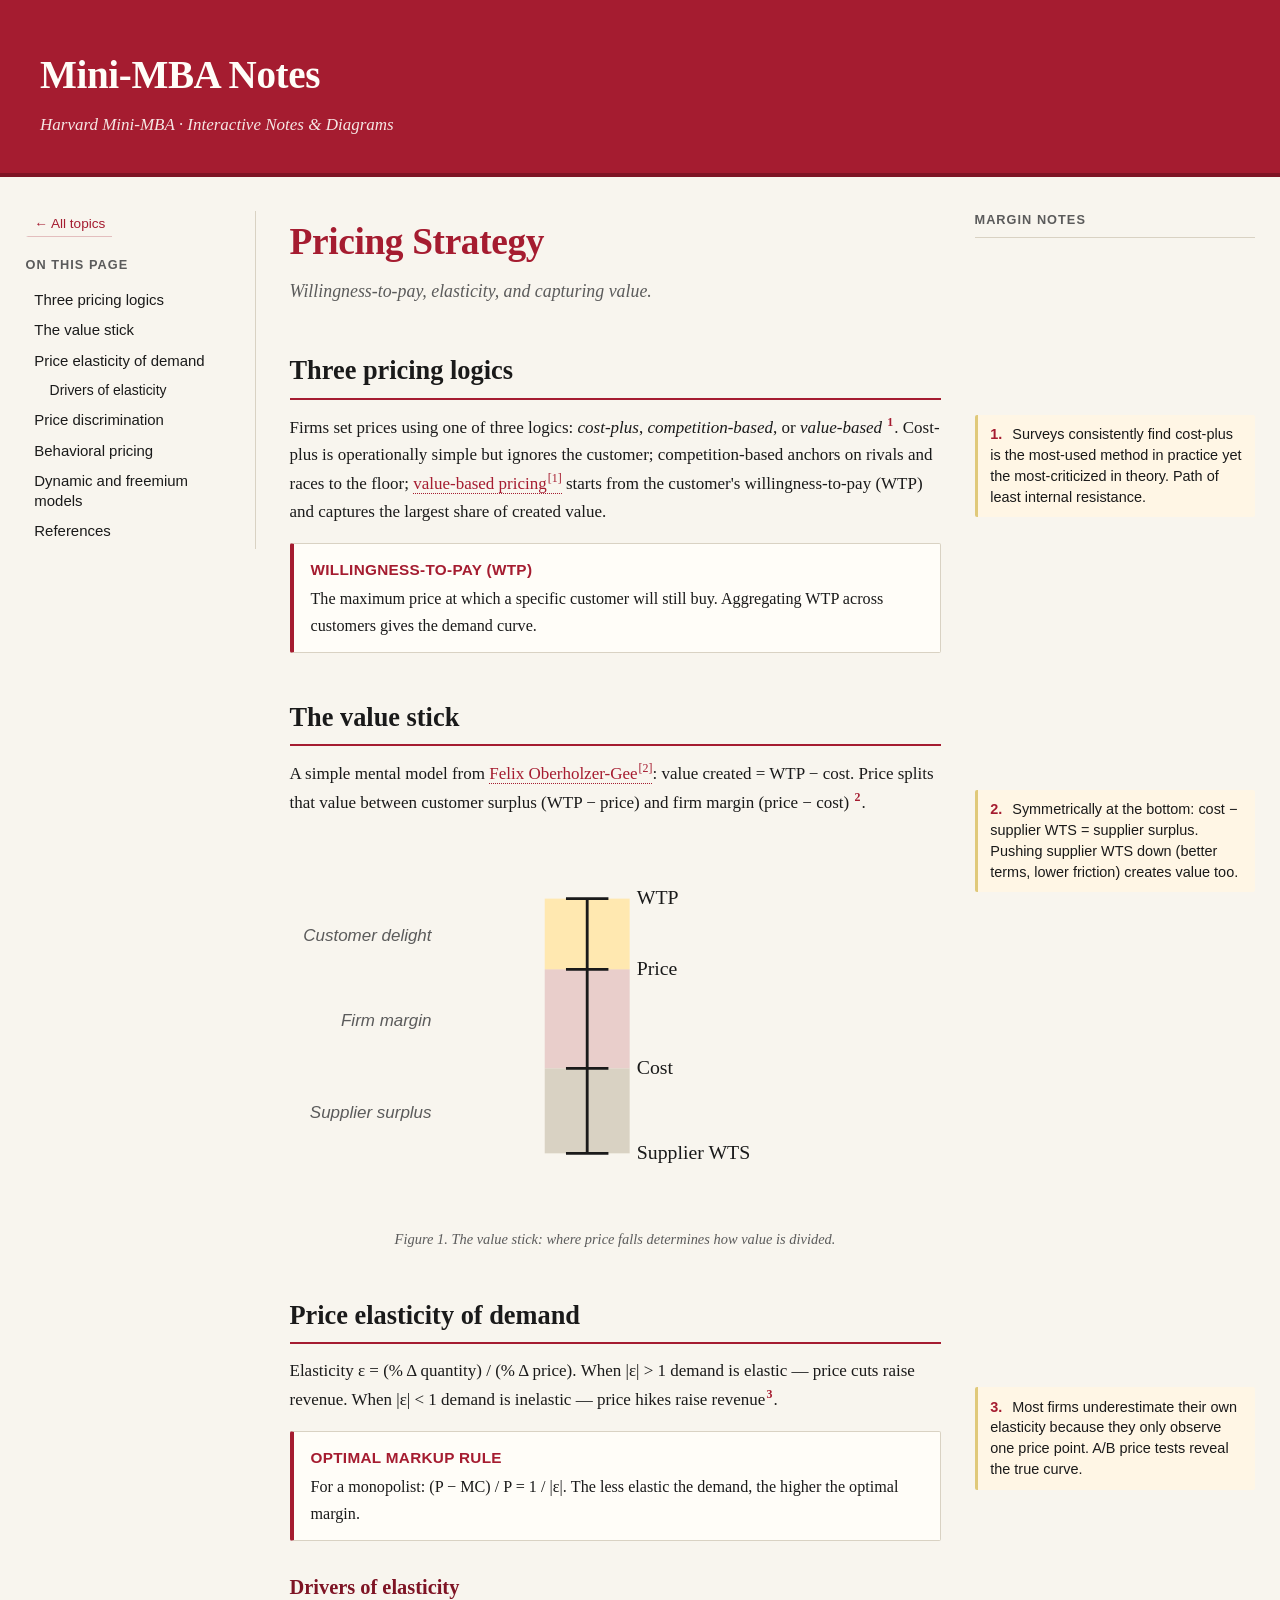
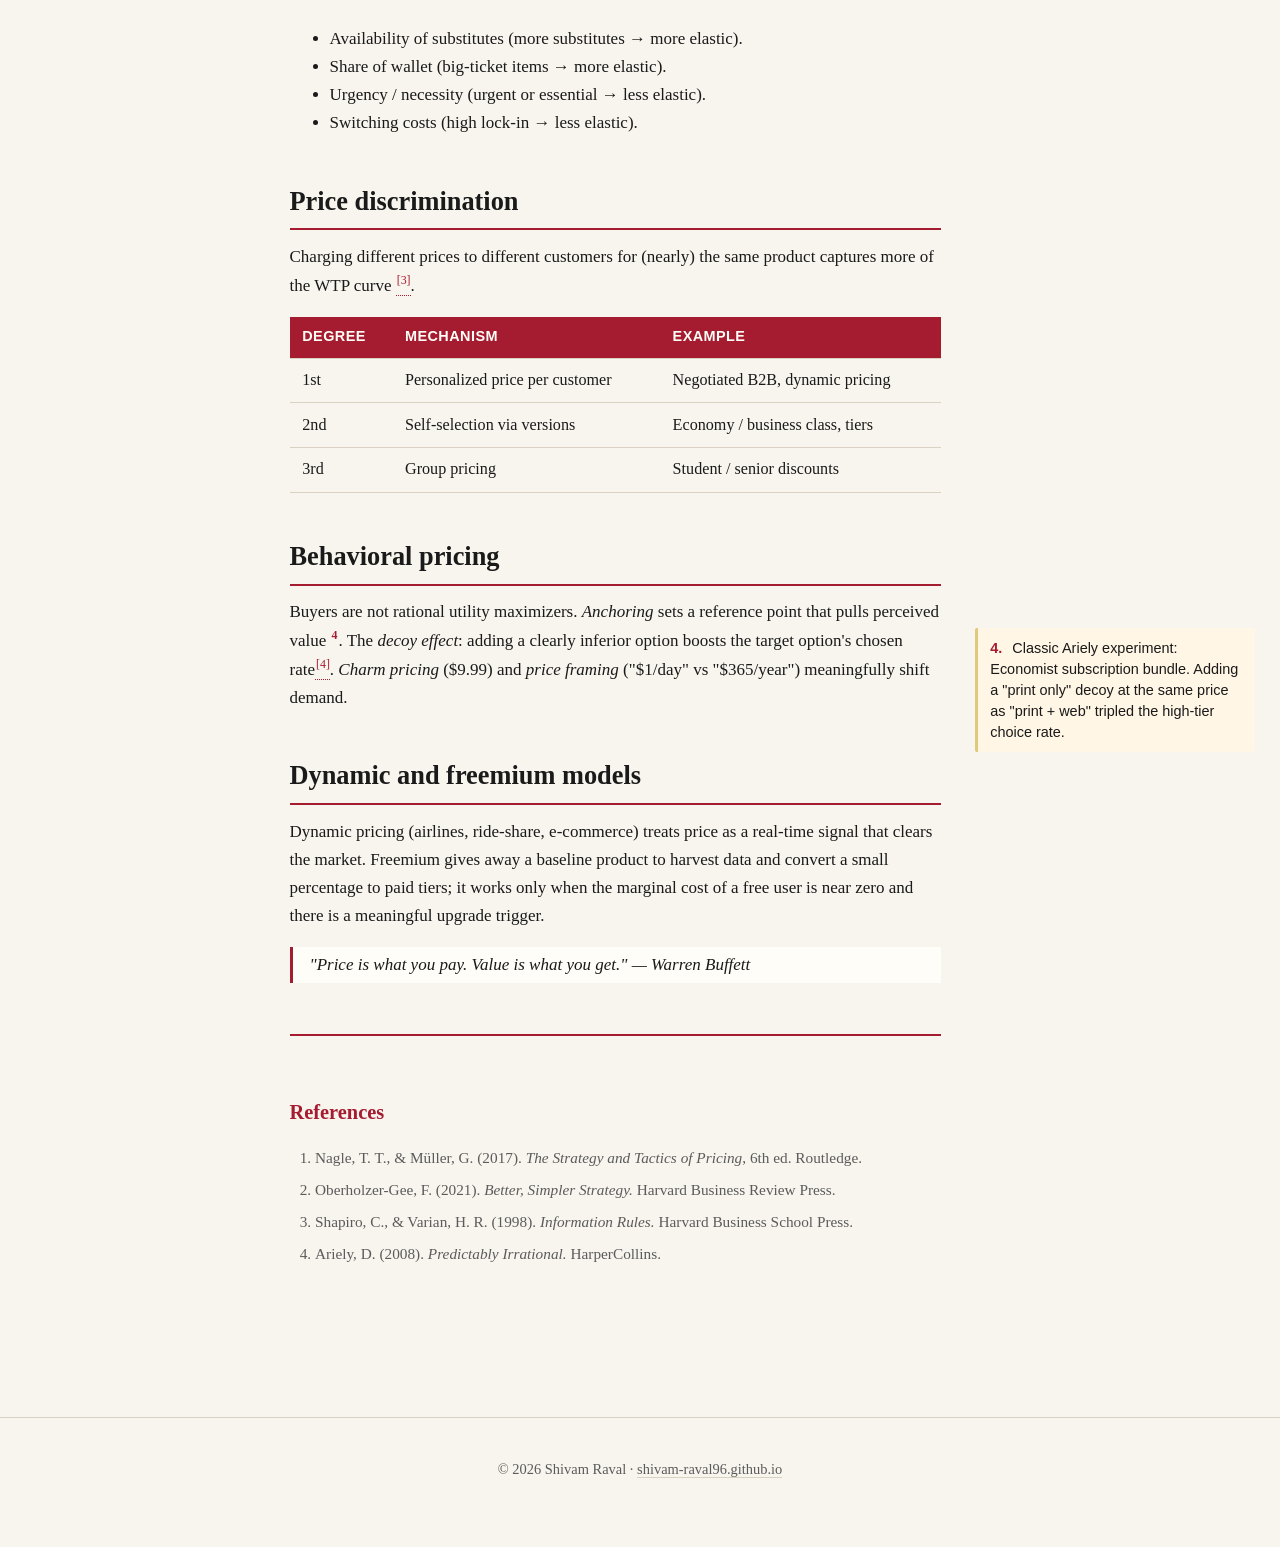
<file: topics/pricing.html>
<!DOCTYPE html>
<html lang="en">
<head>
  <meta charset="UTF-8" />
  <meta name="viewport" content="width=device-width, initial-scale=1.0" />
  <title>Pricing Strategy — Mini-MBA Notes</title>
  <link rel="stylesheet" href="../assets/style.css" />
</head>
<body>
  <header class="site-header">
    <div class="header-inner">
      <h1 class="site-title">Mini-MBA Notes</h1>
      <p class="site-tagline">Harvard Mini-MBA · Interactive Notes &amp; Diagrams</p>
    </div>
  </header>

  <div class="topic-page">
    <nav class="toc">
      <a href="../index.html" class="home-link">← All topics</a>
      <p class="toc-title">On this page</p>
      <ul id="toc-list"></ul>
    </nav>

    <article class="topic-content">
      <h1>Pricing Strategy</h1>
      <p class="subtitle">Willingness-to-pay, elasticity, and capturing value.</p>

      <h2>Three pricing logics</h2>
      <p>
        Firms set prices using one of three logics: <em>cost-plus</em>,
        <em>competition-based</em>, or <em>value-based</em>
        <sup class="comment-anchor" data-comment="c1">1</sup>. Cost-plus is
        operationally simple but ignores the customer; competition-based anchors
        on rivals and races to the floor;
        <span class="ref" data-ref="r-nagle">value-based pricing</span> starts from
        the customer's willingness-to-pay (WTP) and captures the largest share of
        created value.
      </p>

      <div class="term">
        <span class="term-name">Willingness-to-pay (WTP)</span>
        The maximum price at which a specific customer will still buy. Aggregating
        WTP across customers gives the demand curve.
      </div>

      <h2>The value stick</h2>
      <p>
        A simple mental model from <span class="ref" data-ref="r-felix">Felix Oberholzer-Gee</span>:
        value created = WTP − cost. Price splits that value between customer
        surplus (WTP − price) and firm margin (price − cost)
        <sup class="comment-anchor" data-comment="c2">2</sup>.
      </p>

      <figure>
        <svg viewBox="0 0 460 260" role="img" aria-label="Value stick diagram">
          <defs>
            <style>
              .vs-stick { stroke:#1A1A1A; stroke-width:2; fill:none; }
              .vs-tick  { stroke:#1A1A1A; stroke-width:2; }
              .vs-lab   { font-family:'Iowan Old Style', serif; font-size:14px; fill:#1A1A1A; }
              .vs-band  { font-family: sans-serif; font-size:12px; fill:#5B5B5B; font-style:italic; }
              .vs-cs    { fill:#FFE8B0; }
              .vs-mg    { fill:#A51C30; opacity:0.18; }
              .vs-cost  { fill:#D9D2C3; }
            </style>
          </defs>
          <!-- Bands -->
          <rect class="vs-cs"   x="180" y="40"  width="60" height="50"/>
          <rect class="vs-mg"   x="180" y="90"  width="60" height="70"/>
          <rect class="vs-cost" x="180" y="160" width="60" height="60"/>
          <!-- Stick line -->
          <line class="vs-stick" x1="210" y1="40" x2="210" y2="220"/>
          <!-- Ticks -->
          <line class="vs-tick" x1="195" y1="40"  x2="225" y2="40"/>
          <line class="vs-tick" x1="195" y1="90"  x2="225" y2="90"/>
          <line class="vs-tick" x1="195" y1="160" x2="225" y2="160"/>
          <line class="vs-tick" x1="195" y1="220" x2="225" y2="220"/>
          <!-- Labels -->
          <text class="vs-lab" x="245" y="44">WTP</text>
          <text class="vs-lab" x="245" y="94">Price</text>
          <text class="vs-lab" x="245" y="164">Cost</text>
          <text class="vs-lab" x="245" y="224">Supplier WTS</text>
          <text class="vs-band" x="100" y="70" text-anchor="end">Customer delight</text>
          <text class="vs-band" x="100" y="130" text-anchor="end">Firm margin</text>
          <text class="vs-band" x="100" y="195" text-anchor="end">Supplier surplus</text>
        </svg>
        <figcaption>Figure 1. The value stick: where price falls determines how value is divided.</figcaption>
      </figure>

      <h2>Price elasticity of demand</h2>
      <p>
        Elasticity ε = (% Δ quantity) / (% Δ price). When |ε| &gt; 1 demand is
        elastic — price cuts raise revenue. When |ε| &lt; 1 demand is inelastic —
        price hikes raise revenue<sup class="comment-anchor" data-comment="c3">3</sup>.
      </p>

      <div class="term">
        <span class="term-name">Optimal markup rule</span>
        For a monopolist: (P − MC) / P = 1 / |ε|. The less elastic the demand,
        the higher the optimal margin.
      </div>

      <h3>Drivers of elasticity</h3>
      <ul>
        <li>Availability of substitutes (more substitutes → more elastic).</li>
        <li>Share of wallet (big-ticket items → more elastic).</li>
        <li>Urgency / necessity (urgent or essential → less elastic).</li>
        <li>Switching costs (high lock-in → less elastic).</li>
      </ul>

      <h2>Price discrimination</h2>
      <p>
        Charging different prices to different customers for (nearly) the same
        product captures more of the WTP curve
        <span class="ref" data-ref="r-shapiro"></span>.
      </p>
      <table>
        <thead>
          <tr><th>Degree</th><th>Mechanism</th><th>Example</th></tr>
        </thead>
        <tbody>
          <tr><td>1st</td><td>Personalized price per customer</td><td>Negotiated B2B, dynamic pricing</td></tr>
          <tr><td>2nd</td><td>Self-selection via versions</td><td>Economy / business class, tiers</td></tr>
          <tr><td>3rd</td><td>Group pricing</td><td>Student / senior discounts</td></tr>
        </tbody>
      </table>

      <h2>Behavioral pricing</h2>
      <p>
        Buyers are not rational utility maximizers. <em>Anchoring</em> sets a
        reference point that pulls perceived value
        <sup class="comment-anchor" data-comment="c4">4</sup>. The
        <em>decoy effect</em>: adding a clearly inferior option boosts the target
        option's chosen rate<span class="ref" data-ref="r-ariely"></span>.
        <em>Charm pricing</em> ($9.99) and <em>price framing</em>
        ("$1/day" vs "$365/year") meaningfully shift demand.
      </p>

      <h2>Dynamic and freemium models</h2>
      <p>
        Dynamic pricing (airlines, ride-share, e-commerce) treats price as a
        real-time signal that clears the market. Freemium gives away a baseline
        product to harvest data and convert a small percentage to paid tiers; it
        works only when the marginal cost of a free user is near zero and there
        is a meaningful upgrade trigger.
      </p>

      <blockquote>
        "Price is what you pay. Value is what you get." — Warren Buffett
      </blockquote>

      <section class="references">
        <h2>References</h2>
        <ol>
          <li id="r-nagle">Nagle, T. T., &amp; Müller, G. (2017). <em>The Strategy and Tactics of Pricing</em>, 6th ed. Routledge.</li>
          <li id="r-felix">Oberholzer-Gee, F. (2021). <em>Better, Simpler Strategy.</em> Harvard Business Review Press.</li>
          <li id="r-shapiro">Shapiro, C., &amp; Varian, H. R. (1998). <em>Information Rules.</em> Harvard Business School Press.</li>
          <li id="r-ariely">Ariely, D. (2008). <em>Predictably Irrational.</em> HarperCollins.</li>
        </ol>
      </section>
    </article>

    <aside class="comments-col">
      <p class="comments-title">Margin notes</p>
      <div class="comment" data-for="c1">
        <span class="comment-num">1.</span>
        Surveys consistently find cost-plus is the most-used method in practice yet the most-criticized in theory. Path of least internal resistance.
      </div>
      <div class="comment" data-for="c2">
        <span class="comment-num">2.</span>
        Symmetrically at the bottom: cost − supplier WTS = supplier surplus. Pushing supplier WTS down (better terms, lower friction) creates value too.
      </div>
      <div class="comment" data-for="c3">
        <span class="comment-num">3.</span>
        Most firms underestimate their own elasticity because they only observe one price point. A/B price tests reveal the true curve.
      </div>
      <div class="comment" data-for="c4">
        <span class="comment-num">4.</span>
        Classic Ariely experiment: Economist subscription bundle. Adding a "print only" decoy at the same price as "print + web" tripled the high-tier choice rate.
      </div>
    </aside>
  </div>

  <footer class="site-footer">
    <p>&copy; <span id="year"></span> Shivam Raval · <a href="https://shivam-raval96.github.io">shivam-raval96.github.io</a></p>
  </footer>

  <script src="../assets/script.js"></script>
  <script>document.getElementById('year').textContent = new Date().getFullYear();</script>
</body>
</html>
</file>
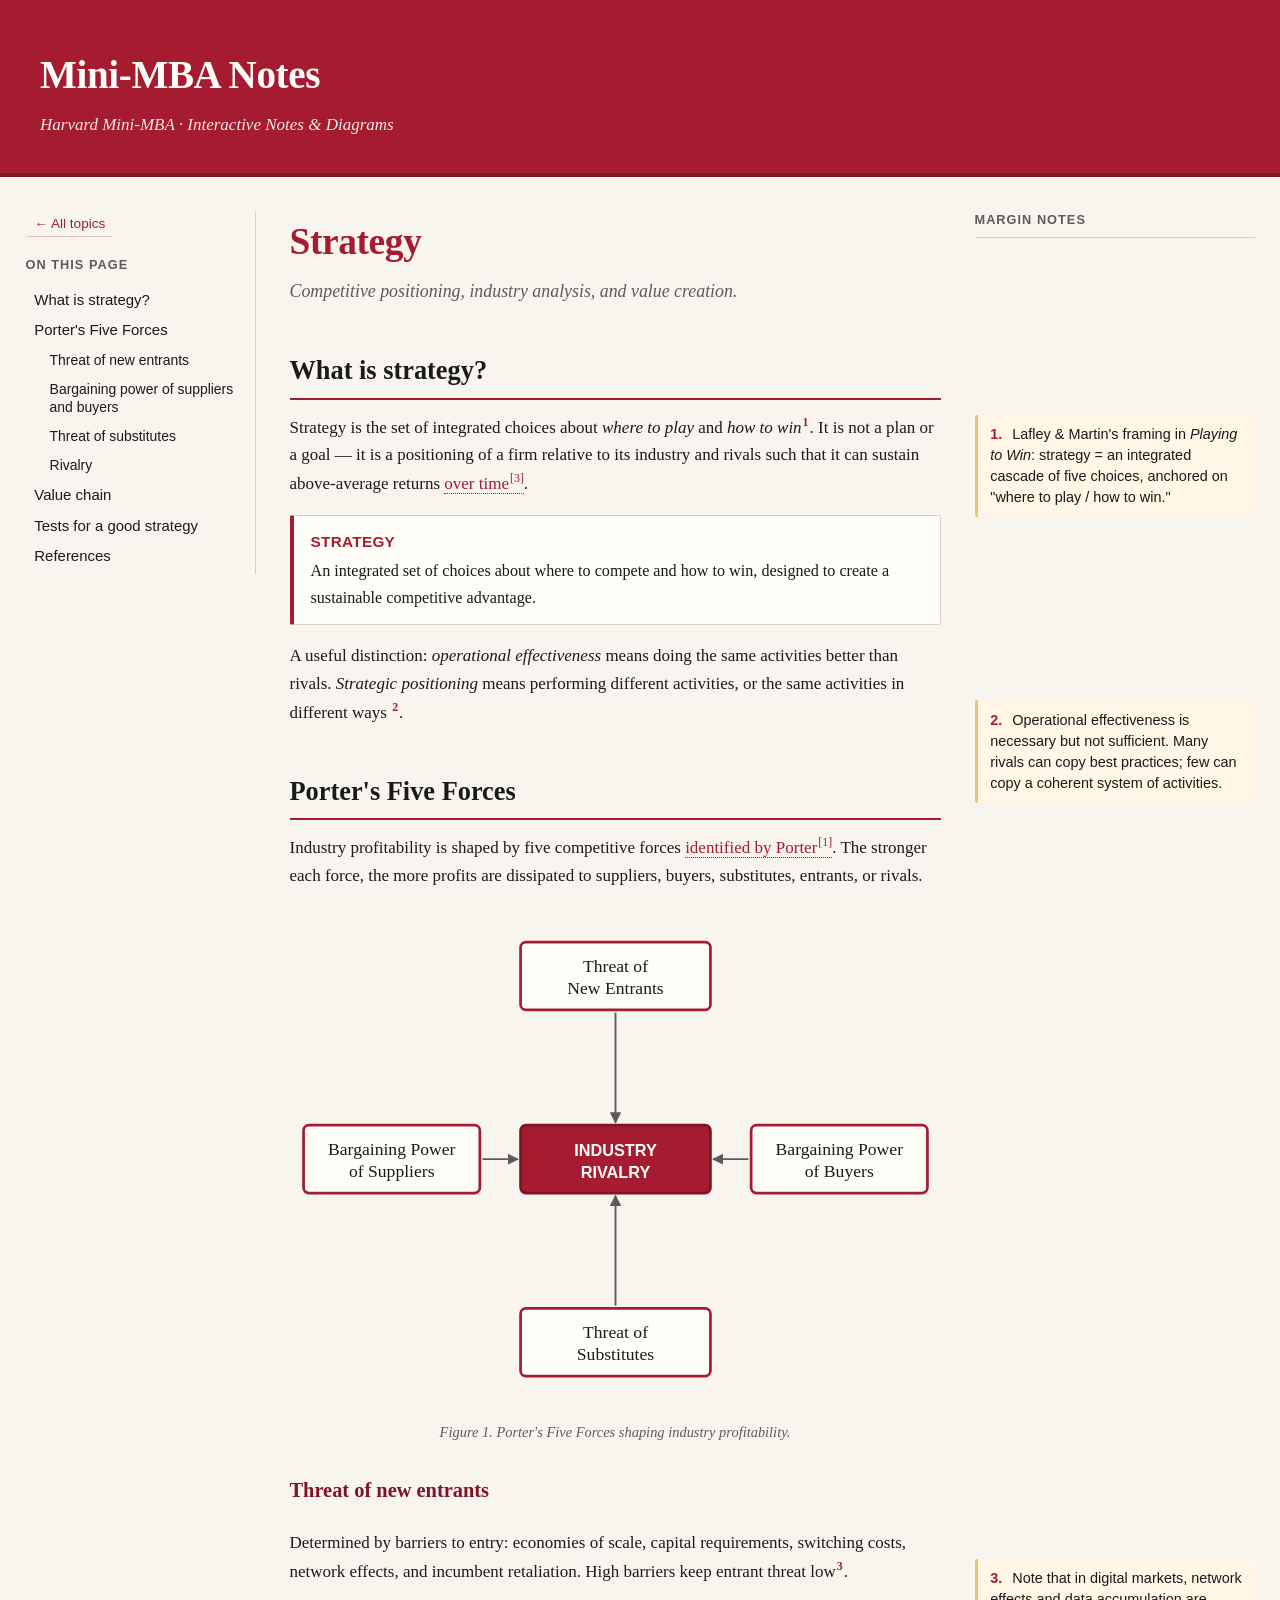
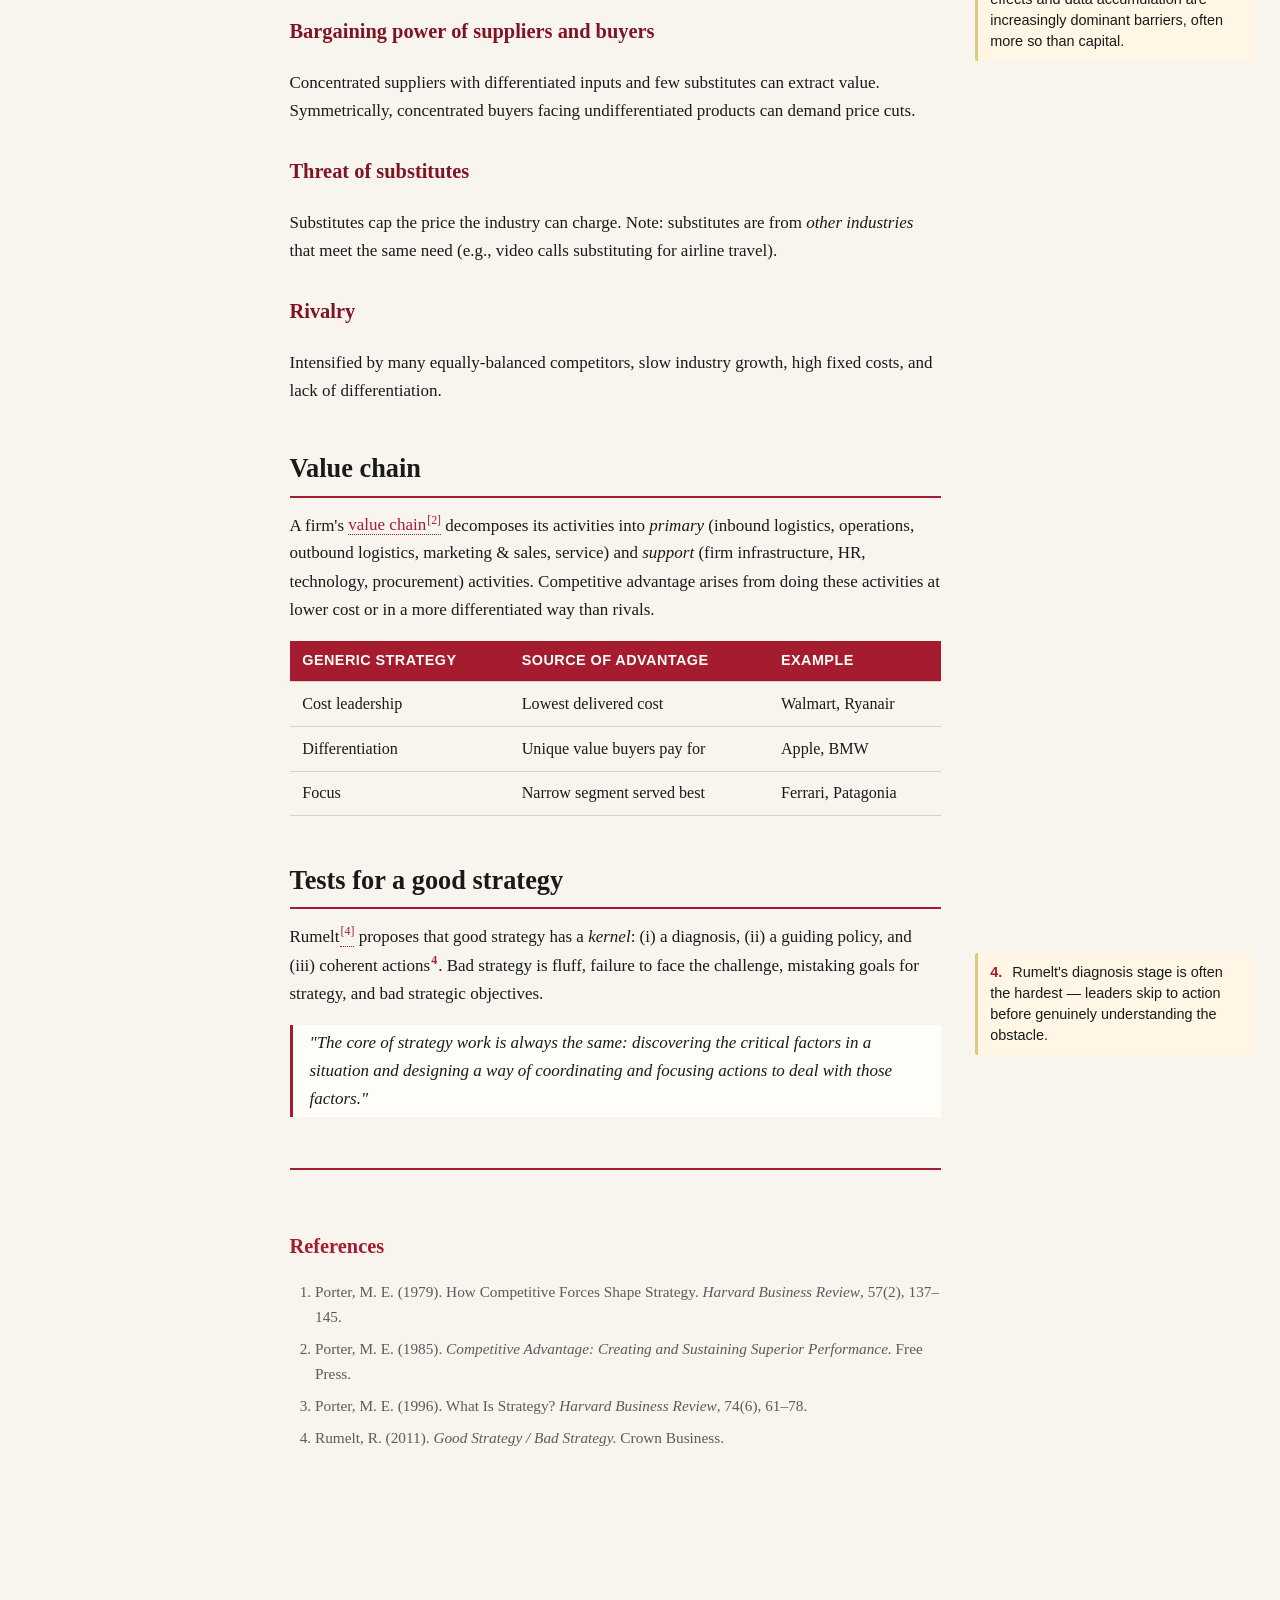
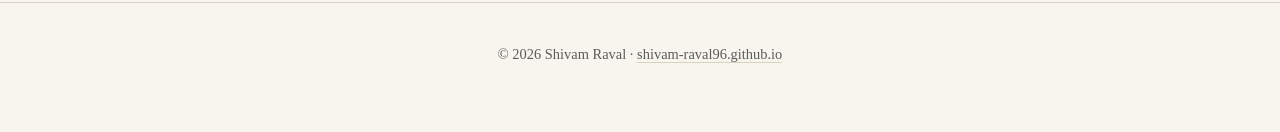
<file: topics/strategy.html>
<!DOCTYPE html>
<html lang="en">
<head>
  <meta charset="UTF-8" />
  <meta name="viewport" content="width=device-width, initial-scale=1.0" />
  <title>Strategy — Mini-MBA Notes</title>
  <link rel="stylesheet" href="../assets/style.css" />
</head>
<body>
  <header class="site-header">
    <div class="header-inner">
      <h1 class="site-title">Mini-MBA Notes</h1>
      <p class="site-tagline">Harvard Mini-MBA · Interactive Notes &amp; Diagrams</p>
    </div>
  </header>

  <div class="topic-page">

    <!-- ===== LEFT: TOC (auto-populated) ===== -->
    <nav class="toc">
      <a href="../index.html" class="home-link">← All topics</a>
      <p class="toc-title">On this page</p>
      <ul id="toc-list"></ul>
    </nav>

    <!-- ===== CENTER: Article content ===== -->
    <article class="topic-content">
      <!-- EDIT: title + subtitle -->
      <h1>Strategy</h1>
      <p class="subtitle">Competitive positioning, industry analysis, and value creation.</p>

      <!-- EDIT: section content. Add <h2> for new sections; TOC builds automatically. -->
      <h2>What is strategy?</h2>
      <p>
        Strategy is the set of integrated choices about <em>where to play</em> and
        <em>how to win</em><sup class="comment-anchor" data-comment="c1">1</sup>. It is
        not a plan or a goal — it is a positioning of a firm relative to its
        industry and rivals such that it can sustain above-average returns
        <span class="ref" data-ref="r-porter1996">over time</span>.
      </p>

      <div class="term">
        <span class="term-name">Strategy</span>
        An integrated set of choices about where to compete and how to win, designed
        to create a sustainable competitive advantage.
      </div>

      <p>
        A useful distinction: <em>operational effectiveness</em> means doing the
        same activities better than rivals. <em>Strategic positioning</em> means
        performing different activities, or the same activities in different ways
        <sup class="comment-anchor" data-comment="c2">2</sup>.
      </p>

      <h2>Porter's Five Forces</h2>
      <p>
        Industry profitability is shaped by five competitive forces
        <span class="ref" data-ref="r-porter1979">identified by Porter</span>. The
        stronger each force, the more profits are dissipated to suppliers,
        buyers, substitutes, entrants, or rivals.
      </p>

      <figure>
        <svg viewBox="0 0 480 360" role="img" aria-label="Porter's Five Forces diagram">
          <defs>
            <style>
              .fbox { fill:#FFFDF8; stroke:#A51C30; stroke-width:2; }
              .flab { font-family: 'Iowan Old Style', Palatino, serif; font-size:13px; fill:#1A1A1A; text-anchor:middle; }
              .fcenter { fill:#A51C30; stroke:#7E1424; stroke-width:2; }
              .fcenterlab { font-family: sans-serif; font-size:12px; font-weight:700; fill:#FFFDF8; text-anchor:middle; }
              .farrow { stroke:#5B5B5B; stroke-width:1.4; fill:none; marker-end:url(#arrow); }
            </style>
            <marker id="arrow" viewBox="0 0 10 10" refX="9" refY="5" markerWidth="6" markerHeight="6" orient="auto">
              <path d="M 0 0 L 10 5 L 0 10 z" fill="#5B5B5B"/>
            </marker>
          </defs>
          <!-- Center -->
          <rect class="fcenter" x="170" y="155" width="140" height="50" rx="4" />
          <text class="fcenterlab" x="240" y="178">INDUSTRY</text>
          <text class="fcenterlab" x="240" y="194">RIVALRY</text>
          <!-- Top: New entrants -->
          <rect class="fbox" x="170" y="20" width="140" height="50" rx="4" />
          <text class="flab" x="240" y="42">Threat of</text>
          <text class="flab" x="240" y="58">New Entrants</text>
          <!-- Bottom: Substitutes -->
          <rect class="fbox" x="170" y="290" width="140" height="50" rx="4" />
          <text class="flab" x="240" y="312">Threat of</text>
          <text class="flab" x="240" y="328">Substitutes</text>
          <!-- Left: Suppliers -->
          <rect class="fbox" x="10" y="155" width="130" height="50" rx="4" />
          <text class="flab" x="75" y="177">Bargaining Power</text>
          <text class="flab" x="75" y="193">of Suppliers</text>
          <!-- Right: Buyers -->
          <rect class="fbox" x="340" y="155" width="130" height="50" rx="4" />
          <text class="flab" x="405" y="177">Bargaining Power</text>
          <text class="flab" x="405" y="193">of Buyers</text>
          <!-- Arrows -->
          <line class="farrow" x1="240" y1="72" x2="240" y2="153" />
          <line class="farrow" x1="240" y1="288" x2="240" y2="207" />
          <line class="farrow" x1="142" y1="180" x2="168" y2="180" />
          <line class="farrow" x1="338" y1="180" x2="312" y2="180" />
        </svg>
        <figcaption>Figure 1. Porter's Five Forces shaping industry profitability.</figcaption>
      </figure>

      <h3>Threat of new entrants</h3>
      <p>
        Determined by barriers to entry: economies of scale, capital requirements,
        switching costs, network effects, and incumbent retaliation. High barriers
        keep entrant threat low<sup class="comment-anchor" data-comment="c3">3</sup>.
      </p>

      <h3>Bargaining power of suppliers and buyers</h3>
      <p>
        Concentrated suppliers with differentiated inputs and few substitutes can
        extract value. Symmetrically, concentrated buyers facing undifferentiated
        products can demand price cuts.
      </p>

      <h3>Threat of substitutes</h3>
      <p>
        Substitutes cap the price the industry can charge. Note: substitutes are
        from <em>other industries</em> that meet the same need (e.g., video calls
        substituting for airline travel).
      </p>

      <h3>Rivalry</h3>
      <p>
        Intensified by many equally-balanced competitors, slow industry growth,
        high fixed costs, and lack of differentiation.
      </p>

      <h2>Value chain</h2>
      <p>
        A firm's <span class="ref" data-ref="r-porter1985">value chain</span>
        decomposes its activities into <em>primary</em> (inbound logistics,
        operations, outbound logistics, marketing &amp; sales, service) and
        <em>support</em> (firm infrastructure, HR, technology, procurement)
        activities. Competitive advantage arises from doing these activities at
        lower cost or in a more differentiated way than rivals.
      </p>

      <table>
        <thead>
          <tr><th>Generic strategy</th><th>Source of advantage</th><th>Example</th></tr>
        </thead>
        <tbody>
          <tr><td>Cost leadership</td><td>Lowest delivered cost</td><td>Walmart, Ryanair</td></tr>
          <tr><td>Differentiation</td><td>Unique value buyers pay for</td><td>Apple, BMW</td></tr>
          <tr><td>Focus</td><td>Narrow segment served best</td><td>Ferrari, Patagonia</td></tr>
        </tbody>
      </table>

      <h2>Tests for a good strategy</h2>
      <p>
        Rumelt<span class="ref" data-ref="r-rumelt2011"></span> proposes that good
        strategy has a <em>kernel</em>: (i) a diagnosis, (ii) a guiding policy,
        and (iii) coherent actions<sup class="comment-anchor" data-comment="c4">4</sup>.
        Bad strategy is fluff, failure to face the challenge, mistaking goals for
        strategy, and bad strategic objectives.
      </p>

      <blockquote>
        "The core of strategy work is always the same: discovering the critical
        factors in a situation and designing a way of coordinating and focusing
        actions to deal with those factors."
      </blockquote>

      <!-- ===== References section: EDIT to add citations. ===== -->
      <section class="references">
        <h2>References</h2>
        <ol>
          <li id="r-porter1979">Porter, M. E. (1979). How Competitive Forces Shape Strategy. <em>Harvard Business Review</em>, 57(2), 137–145.</li>
          <li id="r-porter1985">Porter, M. E. (1985). <em>Competitive Advantage: Creating and Sustaining Superior Performance.</em> Free Press.</li>
          <li id="r-porter1996">Porter, M. E. (1996). What Is Strategy? <em>Harvard Business Review</em>, 74(6), 61–78.</li>
          <li id="r-rumelt2011">Rumelt, R. (2011). <em>Good Strategy / Bad Strategy.</em> Crown Business.</li>
        </ol>
      </section>
    </article>

    <!-- ===== RIGHT: Margin comments. data-for matches sup data-comment. ===== -->
    <aside class="comments-col">
      <p class="comments-title">Margin notes</p>
      <div class="comment" data-for="c1">
        <span class="comment-num">1.</span>
        Lafley &amp; Martin's framing in <em>Playing to Win</em>: strategy = an
        integrated cascade of five choices, anchored on "where to play / how to win."
      </div>
      <div class="comment" data-for="c2">
        <span class="comment-num">2.</span>
        Operational effectiveness is necessary but not sufficient. Many rivals can
        copy best practices; few can copy a coherent system of activities.
      </div>
      <div class="comment" data-for="c3">
        <span class="comment-num">3.</span>
        Note that in digital markets, network effects and data accumulation are
        increasingly dominant barriers, often more so than capital.
      </div>
      <div class="comment" data-for="c4">
        <span class="comment-num">4.</span>
        Rumelt's diagnosis stage is often the hardest — leaders skip to action
        before genuinely understanding the obstacle.
      </div>
    </aside>

  </div>

  <footer class="site-footer">
    <p>&copy; <span id="year"></span> Shivam Raval · <a href="https://shivam-raval96.github.io">shivam-raval96.github.io</a></p>
  </footer>

  <script src="../assets/script.js"></script>
  <script>document.getElementById('year').textContent = new Date().getFullYear();</script>
</body>
</html>
</file>
<file: assets/style.css>
/* ============================================================
   Mini-MBA Notes — Harvard Crimson theme
   Color tokens
   ============================================================ */
:root {
  --crimson: #A51C30;
  --crimson-dark: #7E1424;
  --crimson-light: #C8364A;
  --cream: #F8F5EE;
  --ivory: #FFFDF8;
  --ink: #1A1A1A;
  --muted: #5B5B5B;
  --rule: #D9D2C3;
  --comment-bg: #FFF6E5;
  --comment-border: #E0C97A;
  --tooltip-bg: #FFFFFF;
  --tooltip-border: #000000;
  --serif: "Iowan Old Style", "Palatino Linotype", Palatino, "URW Palladio L", "Book Antiqua", Georgia, serif;
  --sans: -apple-system, BlinkMacSystemFont, "Segoe UI", Roboto, Helvetica, Arial, sans-serif;
}

* { box-sizing: border-box; }

html, body {
  margin: 0;
  padding: 0;
  background: var(--cream);
  color: var(--ink);
  font-family: var(--serif);
  font-size: 17px;
  line-height: 1.65;
  -webkit-font-smoothing: antialiased;
}

a {
  color: var(--crimson);
  text-decoration: none;
  border-bottom: 1px solid rgba(165, 28, 48, 0.25);
  transition: color 0.15s, border-color 0.15s;
}
a:hover {
  color: var(--crimson-dark);
  border-bottom-color: var(--crimson-dark);
}

/* ============================================================
   Site header / footer
   ============================================================ */
.site-header {
  background: var(--crimson);
  color: var(--ivory);
  padding: 2.5rem 1.5rem 2rem;
  border-bottom: 4px solid var(--crimson-dark);
}
.header-inner {
  max-width: 1200px;
  margin: 0 auto;
}
.site-title {
  font-family: var(--serif);
  font-size: 2.3rem;
  font-weight: 700;
  margin: 0 0 0.25rem;
  letter-spacing: -0.01em;
}
.site-tagline {
  margin: 0;
  font-style: italic;
  opacity: 0.9;
  font-size: 1rem;
}
.site-footer {
  margin-top: 4rem;
  padding: 1.5rem;
  text-align: center;
  font-size: 0.85rem;
  color: var(--muted);
  border-top: 1px solid var(--rule);
}
.site-footer a { color: var(--muted); border-bottom-color: var(--rule); }

/* ============================================================
   Home page
   ============================================================ */
.home-main {
  max-width: 900px;
  margin: 0 auto;
  padding: 2.5rem 1.5rem;
}
.intro p {
  font-size: 1.1rem;
  color: var(--ink);
}
.topic-grid h2 {
  font-size: 1.5rem;
  border-bottom: 2px solid var(--crimson);
  padding-bottom: 0.4rem;
  margin-top: 2.5rem;
}
.topics {
  list-style: none;
  padding: 0;
  margin: 1.5rem 0 0;
  display: grid;
  grid-template-columns: 1fr;
  gap: 0.75rem;
}
.topics li a {
  display: grid;
  grid-template-columns: 60px 1fr;
  grid-template-rows: auto auto;
  column-gap: 1rem;
  align-items: baseline;
  padding: 1rem 1.25rem;
  background: var(--ivory);
  border: 1px solid var(--rule);
  border-left: 4px solid var(--crimson);
  border-radius: 2px;
  color: var(--ink);
}
.topics li a:hover {
  background: #FFFFFF;
  border-left-color: var(--crimson-dark);
  transform: translateX(2px);
  transition: transform 0.15s;
}
.topic-num {
  font-family: var(--sans);
  font-size: 1.6rem;
  color: var(--crimson);
  font-weight: 600;
  grid-row: 1 / span 2;
}
.topic-name {
  font-size: 1.2rem;
  font-weight: 600;
}
.topic-desc {
  grid-column: 2;
  color: var(--muted);
  font-size: 0.95rem;
}

/* ============================================================
   Topic page layout
   3 columns: TOC | content | comments
   ============================================================ */
.topic-page {
  display: grid;
  grid-template-columns: 230px minmax(0, 1fr) 280px;
  gap: 2rem;
  max-width: 1300px;
  margin: 0 auto;
  padding: 2rem 1.5rem 4rem;
  align-items: start;
}

/* --- TOC --- */
.toc {
  position: sticky;
  top: 1.5rem;
  font-family: var(--sans);
  font-size: 0.88rem;
  max-height: calc(100vh - 3rem);
  overflow-y: auto;
  padding-right: 0.5rem;
  border-right: 1px solid var(--rule);
}
.toc-title {
  text-transform: uppercase;
  letter-spacing: 0.08em;
  font-size: 0.75rem;
  color: var(--muted);
  margin: 0 0 0.75rem;
  font-weight: 700;
}
.toc ul {
  list-style: none;
  padding: 0;
  margin: 0;
}
.toc li { margin: 0.35rem 0; }
.toc li.level-3 { padding-left: 0.9rem; font-size: 0.82rem; }
.toc a {
  color: var(--ink);
  border-bottom: none;
  display: block;
  padding: 0.15rem 0.4rem;
  border-left: 2px solid transparent;
  line-height: 1.3;
}
.toc a:hover { color: var(--crimson); }
.toc a.active {
  color: var(--crimson);
  border-left-color: var(--crimson);
  background: rgba(165, 28, 48, 0.05);
  font-weight: 600;
}
.toc .home-link {
  display: inline-block;
  margin-bottom: 1rem;
  font-size: 0.8rem;
  color: var(--crimson);
  border-bottom: 1px solid rgba(165, 28, 48, 0.25);
}

/* --- Article --- */
.topic-content {
  min-width: 0;
}
.topic-content h1 {
  font-size: 2.2rem;
  margin: 0 0 0.25rem;
  color: var(--crimson);
  letter-spacing: -0.01em;
}
.topic-content .subtitle {
  margin: 0 0 2rem;
  color: var(--muted);
  font-style: italic;
  font-size: 1.05rem;
}
.topic-content h2 {
  font-size: 1.55rem;
  margin-top: 2.5rem;
  margin-bottom: 0.75rem;
  padding-bottom: 0.3rem;
  border-bottom: 2px solid var(--crimson);
  scroll-margin-top: 1rem;
}
.topic-content h3 {
  font-size: 1.2rem;
  margin-top: 1.75rem;
  color: var(--crimson-dark);
  scroll-margin-top: 1rem;
}
.topic-content p {
  margin: 0.75rem 0;
}
.topic-content blockquote {
  border-left: 3px solid var(--crimson);
  margin: 1rem 0;
  padding: 0.25rem 1rem;
  background: var(--ivory);
  color: var(--ink);
  font-style: italic;
}

/* Terminology box */
.term {
  background: var(--ivory);
  border: 1px solid var(--rule);
  border-left: 4px solid var(--crimson);
  padding: 0.75rem 1rem;
  margin: 1rem 0;
  border-radius: 2px;
  font-size: 0.95rem;
}
.term .term-name {
  display: block;
  font-weight: 700;
  color: var(--crimson);
  font-family: var(--sans);
  font-size: 0.9rem;
  letter-spacing: 0.02em;
  text-transform: uppercase;
  margin-bottom: 0.25rem;
}

/* Figure / diagram */
figure {
  margin: 1.5rem 0;
  text-align: center;
}
figure svg {
  max-width: 100%;
  height: auto;
}
figcaption {
  font-size: 0.85rem;
  color: var(--muted);
  font-style: italic;
  margin-top: 0.5rem;
}

/* Tables */
table {
  border-collapse: collapse;
  width: 100%;
  margin: 1rem 0;
  font-size: 0.95rem;
}
th, td {
  text-align: left;
  padding: 0.5rem 0.75rem;
  border-bottom: 1px solid var(--rule);
}
thead th {
  background: var(--crimson);
  color: var(--ivory);
  font-family: var(--sans);
  font-size: 0.85rem;
  letter-spacing: 0.03em;
  text-transform: uppercase;
}

/* --- Superscripts: comment + reference --- */
sup.comment-anchor {
  color: var(--crimson);
  font-weight: 700;
  cursor: pointer;
  padding: 0 1px;
  font-size: 0.7em;
}
sup.comment-anchor:hover { color: var(--crimson-dark); }
sup.comment-anchor.active { background: var(--comment-bg); border-radius: 2px; }

.ref {
  color: var(--crimson);
  cursor: help;
  font-weight: 500;
  border-bottom: 1px dotted var(--crimson);
}
.ref sup {
  font-size: 0.7em;
  margin-left: 1px;
}

/* --- Comments column --- */
.comments-col {
  position: relative;
  font-family: var(--sans);
  font-size: 0.85rem;
  line-height: 1.45;
  min-height: 100px;
}
.comments-title {
  text-transform: uppercase;
  letter-spacing: 0.08em;
  font-size: 0.75rem;
  color: var(--muted);
  margin: 0 0 0.5rem;
  font-weight: 700;
  border-bottom: 1px solid var(--rule);
  padding-bottom: 0.4rem;
}
.comment {
  position: absolute;
  left: 0;
  right: 0;
  background: var(--comment-bg);
  border-left: 3px solid var(--comment-border);
  padding: 0.55rem 0.75rem;
  border-radius: 2px;
  transition: top 0.2s, box-shadow 0.15s, background 0.15s;
  color: var(--ink);
}
.comment .comment-num {
  font-weight: 700;
  color: var(--crimson);
  margin-right: 0.35rem;
}
.comment.highlight {
  background: #FFE8B0;
  box-shadow: 0 2px 6px rgba(0,0,0,0.08);
}

/* --- Tooltip for references and stages --- */
.tooltip {
  position: absolute;
  background: var(--tooltip-bg, #FFFFFF);
  color: var(--ink);
  border: 1.5px solid var(--tooltip-border, #000000);
  padding: 0.5rem 0.75rem;
  border-radius: 4px;
  font-family: var(--sans);
  font-size: 0.82rem;
  max-width: 320px;
  z-index: 100;
  pointer-events: none;
  opacity: 0;
  transition: opacity 0.12s;
  line-height: 1.4;
  box-shadow: 0 4px 12px rgba(0,0,0,0.15);
}
.tooltip.visible { opacity: 1; }
.tooltip::after {
  content: "";
  position: absolute;
  bottom: -7px;
  left: 16px;
  border: 7px solid transparent;
  border-top-color: var(--tooltip-border, #000000);
  border-bottom: 0;
}

/* --- References section --- */
.references {
  margin-top: 3rem;
  padding-top: 1rem;
  border-top: 2px solid var(--crimson);
  font-size: 0.9rem;
}
.references h2 {
  border: none;
  padding: 0;
  margin-bottom: 0.5rem;
  font-size: 1.2rem;
  color: var(--crimson);
}
.references ol {
  padding-left: 1.5rem;
  color: var(--muted);
}
.references li {
  margin: 0.4rem 0;
  scroll-margin-top: 1rem;
}
.references li.flash {
  animation: flash 1.4s ease-out;
}
@keyframes flash {
  0%   { background: #FFE8B0; }
  100% { background: transparent; }
}

/* ============================================================
   Interactive stage cycle (e.g., 7-stage marketing cycle)
   ============================================================ */
.stage-cycle {
  margin: 1.5rem auto;
  max-width: 700px;
  display: grid;
  grid-template-columns: 1fr auto;
  grid-template-areas:
    "svg btns"
    "cap cap";
  gap: 0.5rem 1rem;
  align-items: center;
  position: relative;
  --cycle-accent: var(--crimson);
}

/* Always-on hint badge (hides after click, returns on mouse re-entry) */
.cycle-svg-wrap {
  grid-area: svg;
  position: relative;
}
.cycle-hint {
  position: absolute;
  top: 8px;
  left: 50%;
  transform: translateX(-50%);
  background: #D0D0D0;
  color: #333333;
  padding: 0.4rem 0.8rem;
  border-radius: 999px;
  font-family: var(--sans);
  font-size: 0.78rem;
  font-weight: 500;
  white-space: nowrap;
  opacity: 1;
  pointer-events: none;
  transition: opacity 0.25s ease;
  z-index: 5;
  box-shadow: 0 2px 6px rgba(0,0,0,0.12);
}
.cycle-hint-icon {
  display: inline-block;
  margin-right: 0.35rem;
  animation: hint-bounce 1.2s ease-in-out infinite;
}
@keyframes hint-bounce {
  0%, 100% { transform: translateX(0); }
  50%      { transform: translateX(4px); }
}
.stage-cycle.hint-hidden .cycle-hint {
  opacity: 0;
}
.stage-cycle svg { width: 100%; height: auto; display: block; grid-area: svg; }
.stage-cycle figcaption { grid-area: cap; }

/* Case-study buttons */
.case-buttons {
  grid-area: btns;
  display: flex;
  flex-direction: column;
  gap: 0.4rem;
  min-width: 120px;
}
.case-btn {
  --brand: #5B5B5B;
  padding: 0.45rem 0.7rem;
  font-family: var(--sans);
  font-size: 0.82rem;
  font-weight: 600;
  border: 2px solid var(--brand);
  background: var(--ivory);
  color: var(--brand);
  border-radius: 3px;
  cursor: pointer;
  transition: background 0.15s, color 0.15s, transform 0.1s;
  text-align: left;
  white-space: nowrap;
}
.case-btn:hover { background: var(--brand); color: var(--ivory); }
.case-btn.active {
  background: var(--brand);
  color: var(--ivory);
  box-shadow: 0 0 0 2px var(--ivory), 0 0 0 4px var(--brand);
}
.case-btn.reset {
  font-style: italic;
  margin-top: 0.4rem;
  border-style: dashed;
}
.stage-cycle .cycle-path {
  fill: none;
  stroke: var(--cycle-accent, var(--crimson));
  stroke-width: var(--cycle-path-width, 1.5);
  stroke-dasharray: var(--cycle-path-dash, 4 4);
  opacity: var(--cycle-path-opacity, 0.45);
}
.stage-cycle .cycle-arrow {
  fill: var(--cycle-accent, var(--crimson));
}
.stage-cycle .cycle-center {
  font-family: var(--serif);
  font-size: 15px;
  font-weight: 700;
  fill: var(--cycle-accent, var(--crimson));
  text-anchor: middle;
}
.stage-cycle .cycle-center-sub {
  font-family: sans-serif;
  font-size: 10px;
  letter-spacing: 0.08em;
  text-transform: uppercase;
  fill: var(--muted);
  text-anchor: middle;
}
.stage-node { cursor: help; }
.stage-node .stage-bg {
  fill: var(--cycle-tint, var(--ivory));
  stroke: var(--cycle-accent, var(--crimson));
  stroke-width: var(--stage-stroke-width, 2);
  transition: fill 0.4s ease, stroke 0.4s ease, stroke-width 0.4s ease, r 0.15s;
}
.stage-cycle .cycle-path,
.stage-cycle .cycle-arrow,
.stage-cycle .cycle-center,
.stage-cycle .stage-num,
.stage-cycle .stage-label,
.stage-cycle .stage-bg {
  transition: fill 0.4s ease, stroke 0.4s ease, stroke-dasharray 0.4s ease,
              stroke-width 0.4s ease, opacity 0.4s ease;
}
.stage-cycle.case-active .stage-num {
  font-size: 14px;
  font-weight: 800;
}
.stage-cycle.case-active .stage-label {
  font-weight: 600;
}
.stage-cycle.case-active .cycle-center {
  font-size: 17px;
}
.stage-node:hover .stage-bg {
  fill: var(--cycle-accent, var(--crimson));
  fill-opacity: 1;
  stroke: var(--cycle-accent, var(--crimson));
}
.stage-node .stage-num {
  font-family: sans-serif;
  font-size: 13px;
  font-weight: 700;
  fill: var(--cycle-accent, var(--crimson));
  text-anchor: middle;
  pointer-events: none;
  transition: fill 0.15s;
}
.stage-node:hover .stage-num { fill: var(--ivory); }
.stage-node .stage-label {
  font-family: sans-serif;
  font-size: 10px;
  fill: var(--stage-label-color, var(--ink));
  text-anchor: middle;
  pointer-events: none;
  transition: fill 0.15s;
}
.stage-node:hover .stage-label { fill: var(--ivory); }

/* ============================================================
   Responsive
   ============================================================ */
@media (max-width: 1100px) {
  .topic-page {
    grid-template-columns: 200px minmax(0, 1fr);
  }
  .comments-col {
    grid-column: 1 / -1;
    position: static;
    margin-top: 2rem;
    padding-top: 1rem;
    border-top: 1px solid var(--rule);
  }
  .comment {
    position: static;
    margin-bottom: 0.5rem;
  }
}
@media (max-width: 720px) {
  .topic-page {
    grid-template-columns: 1fr;
  }
  .toc {
    position: static;
    max-height: none;
    border-right: none;
    border-bottom: 1px solid var(--rule);
    padding-bottom: 1rem;
    margin-bottom: 1rem;
  }
  .site-title { font-size: 1.6rem; }
  .topic-content h1 { font-size: 1.7rem; }
}
</file>
